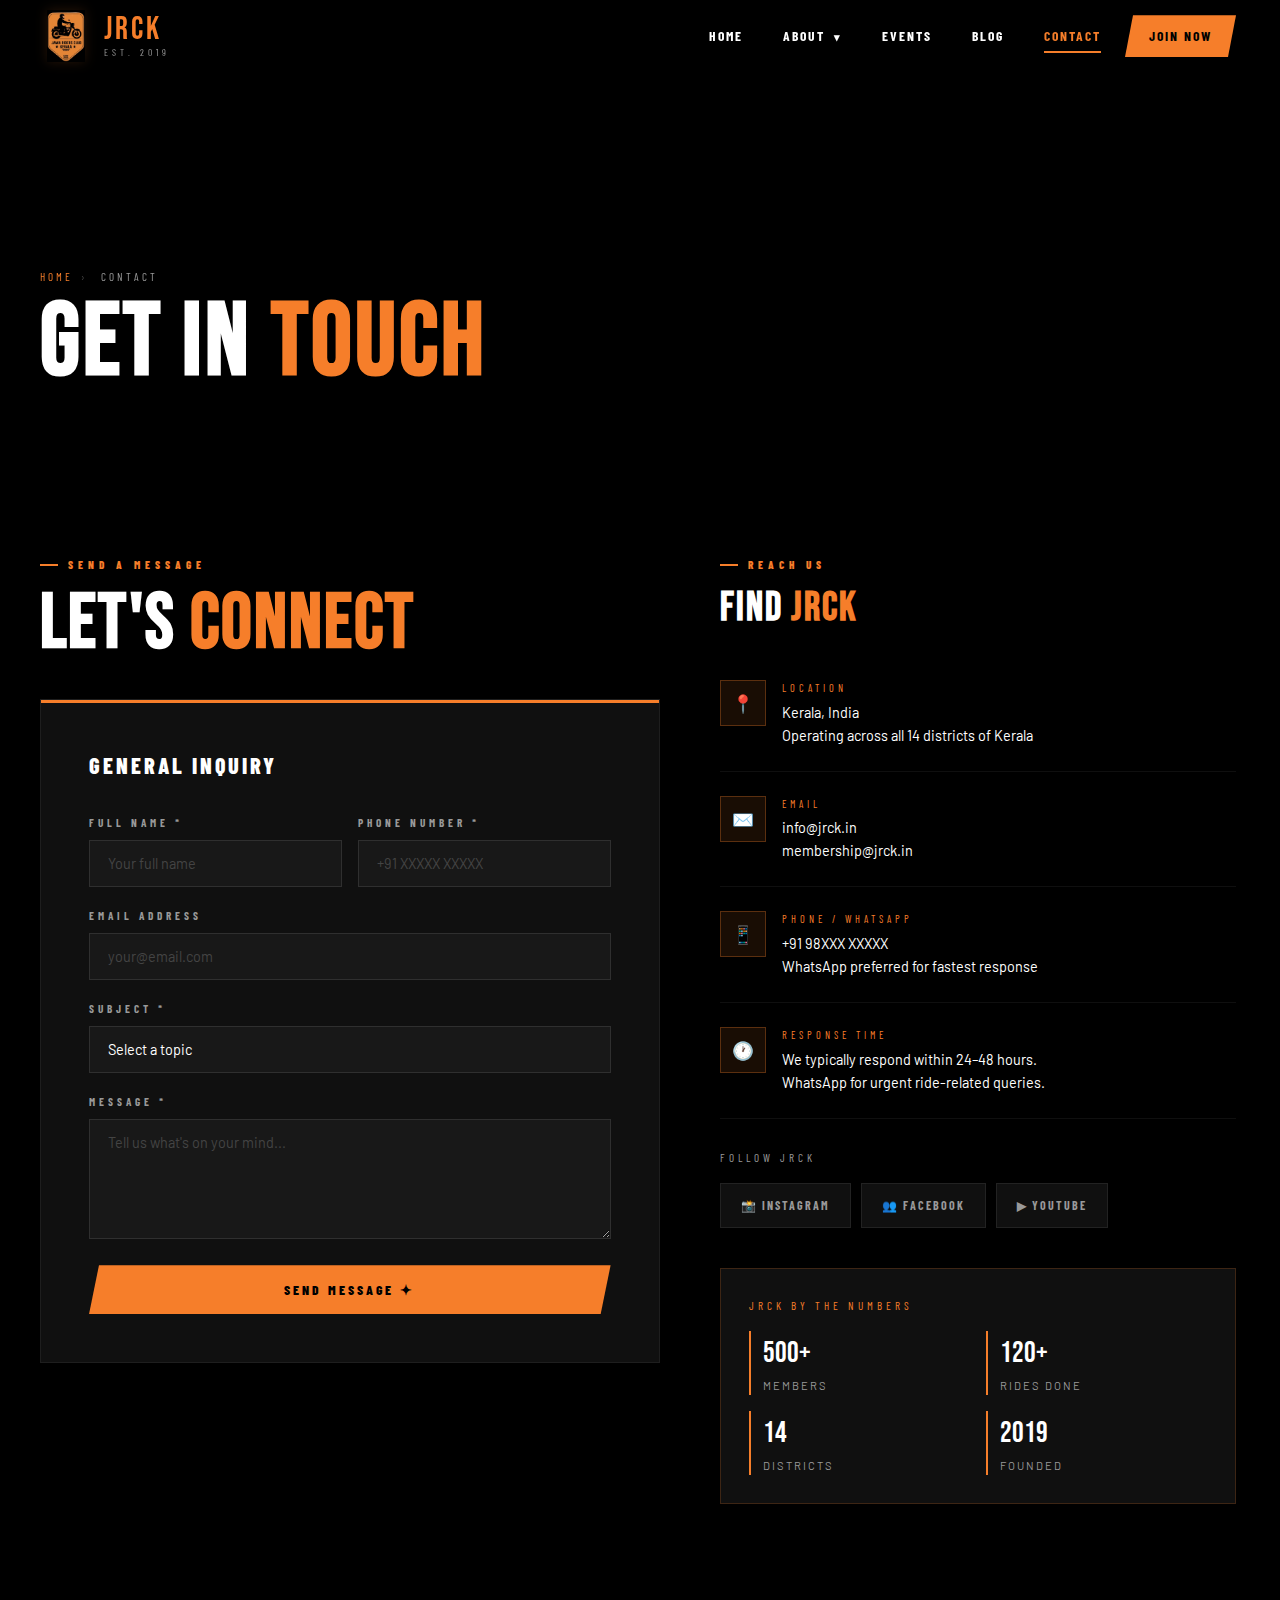
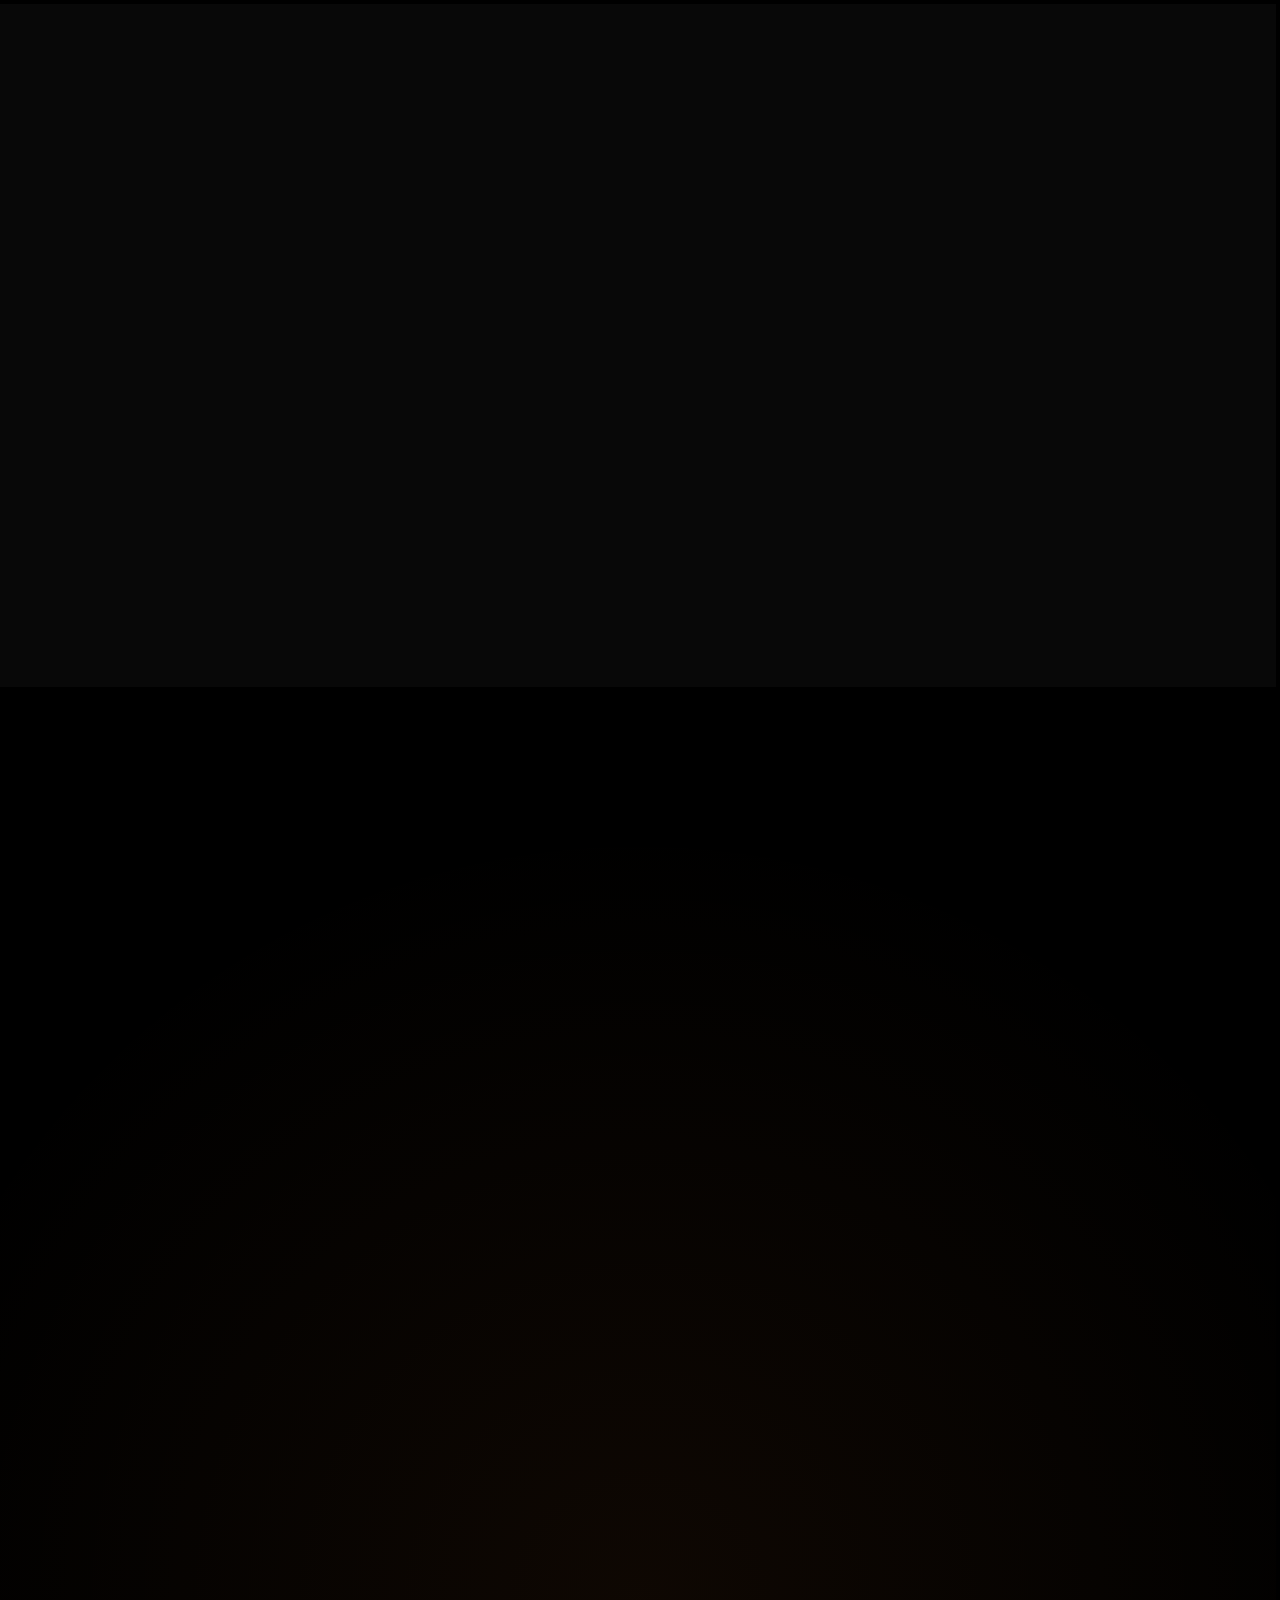
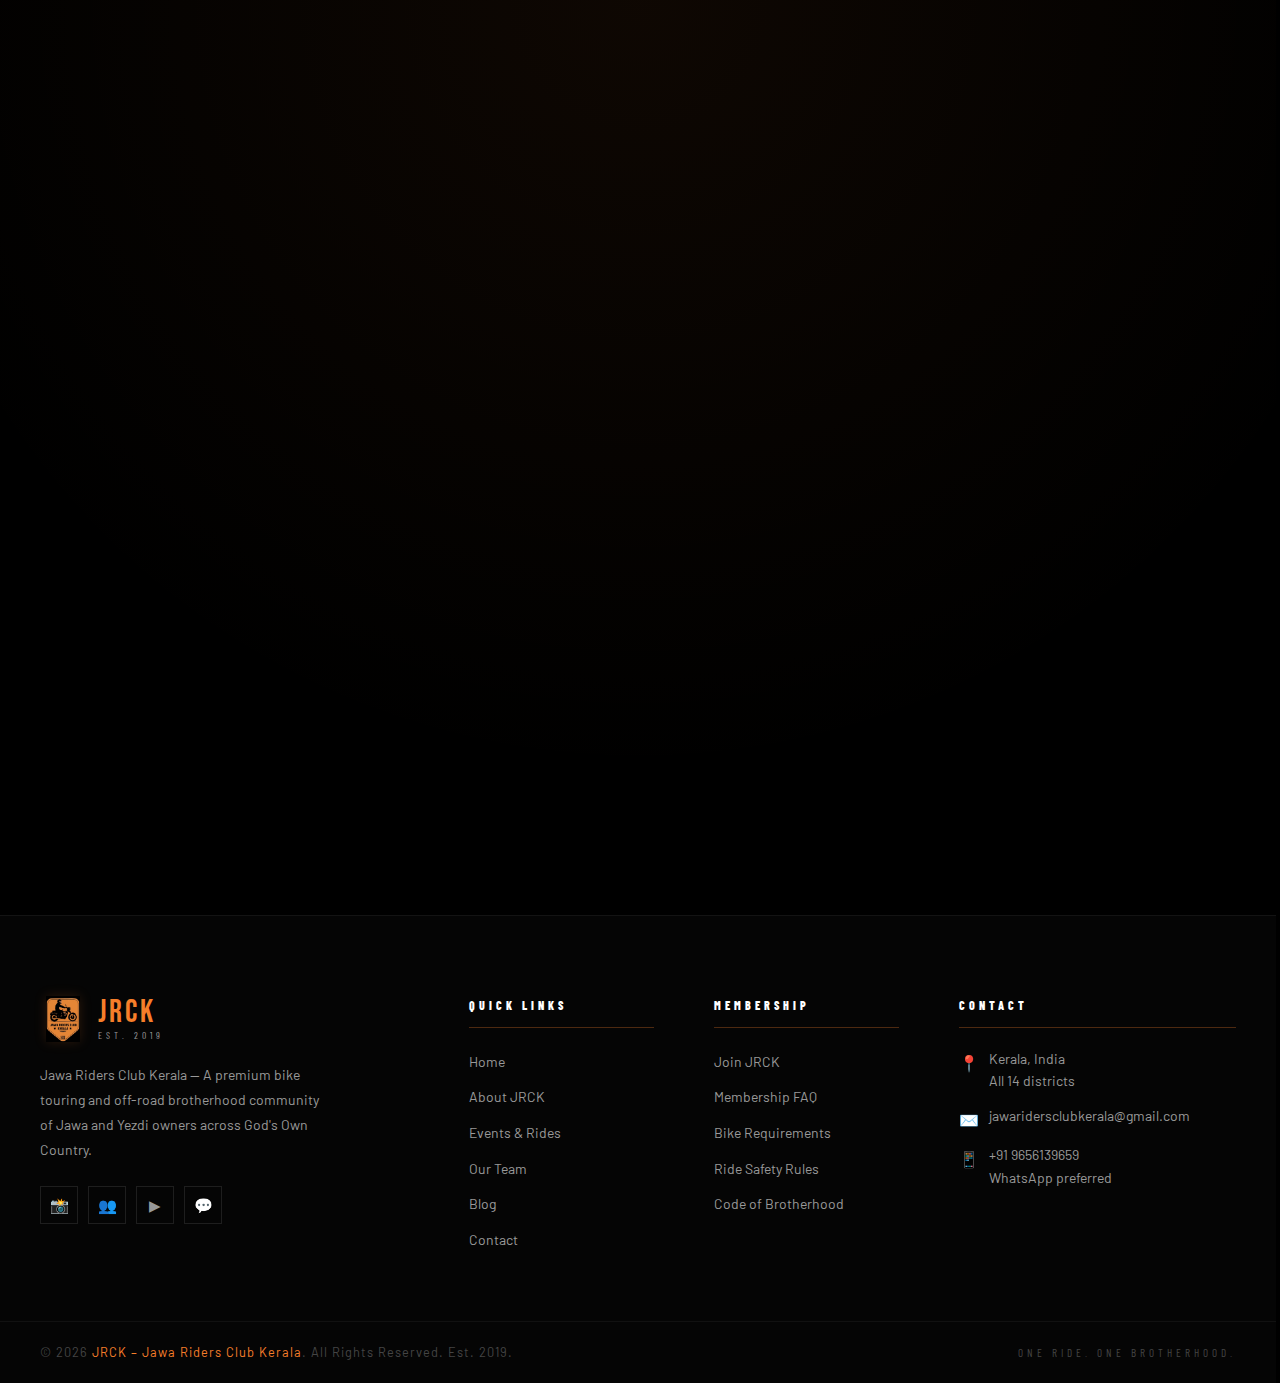
<file: jrck-website/contact.html>
<!DOCTYPE html>
<html lang="en">
<head>
<meta charset="UTF-8">
<meta name="viewport" content="width=device-width, initial-scale=1.0">
<title>Contact & Join – JRCK Kerala</title>
<meta name="description" content="Contact JRCK Kerala, join the brotherhood, or submit a membership inquiry. Reach the Jawa Riders Club Kerala team.">
<link rel="icon" type="image/svg+xml" href="assets/images/logo.png">
<link rel="stylesheet" href="assets/css/style.css">
<link href="https://fonts.googleapis.com/css2?family=Bebas+Neue&family=Barlow+Condensed:wght@300;400;600;700;800;900&family=Barlow:wght@300;400;500;600&display=swap" rel="stylesheet">
</head>
<body>

<!-- HEADER -->
<header id="header">
  <a href="index.html" class="nav-logo">
    <img src="assets/images/logo.png" alt="JRCK Logo" class="logo-svg" style="object-fit:contain;">
    <div><span class="nav-logo-text">JRCK</span><span class="nav-logo-sub">Est. 2019</span></div>
  </a>
  <nav>
    <ul class="nav-links">
      <li><a href="index.html">Home</a></li>
      <li class="dropdown">
        <a href="about.html">About <span class="dropdown-arrow">▾</span></a>
        <ul class="dropdown-menu">
          <li><a href="about.html">About JRCK</a></li>
          <li><a href="events.html">Events & Rides</a></li>
          <li><a href="team.html">Our Team</a></li>
          <li><a href="faq.html">FAQ</a></li>
        </ul>
      </li>
      <li><a href="events.html">Events</a></li>
      <li><a href="blog.html">Blog</a></li>
      <li><a href="contact.html" class="active">Contact</a></li>
      <li><a href="contact.html#membership" class="nav-cta">Join Now</a></li>
    </ul>
  </nav>
  <button class="hamburger" aria-label="Menu"><span></span><span></span><span></span></button>
</header>
<nav class="nav-mobile">
  <a href="index.html">Home</a>
  <a href="about.html">About JRCK</a>
  <a href="events.html" class="mobile-sub">↳ Events & Rides</a>
  <a href="team.html" class="mobile-sub">↳ Our Team</a>
  <a href="faq.html" class="mobile-sub">↳ FAQ</a>
  <a href="blog.html">Blog</a>
  <a href="contact.html">Contact</a>
  <a href="contact.html#membership" style="color:var(--orange);font-weight:800;">⚡ Join the Brotherhood</a>
</nav>

<!-- PAGE HERO -->
<section class="page-hero">
  <div class="page-hero-bg" style="background-image: url('https://images.unsplash.com/photo-1622165033987-5607a316cdae?w=1920&q=80');"></div>
  <div class="page-hero-overlay"></div>
  <div class="container page-hero-content">
    <p class="page-breadcrumb"><a href="index.html">Home</a><span>›</span> Contact</p>
    <h1 class="page-title">Get In <span>Touch</span></h1>
  </div>
</section>

<!-- CONTACT SECTION -->
<section class="contact-section section-pad">
  <div class="container">
    <div class="contact-grid">
      <!-- FORM -->
      <div class="anim-left">
        <span class="label-tag">Send a Message</span>
        <h2 class="section-title" style="margin-bottom:40px;">Let's <span>Connect</span></h2>
        <form class="contact-form jrck-form" novalidate>
          <h3 class="form-title">General Inquiry</h3>
          <div class="form-row">
            <div class="form-group">
              <label for="contact-name">Full Name *</label>
              <input type="text" id="contact-name" name="name" placeholder="Your full name" required>
            </div>
            <div class="form-group">
              <label for="contact-phone">Phone Number *</label>
              <input type="tel" id="contact-phone" name="phone" placeholder="+91 XXXXX XXXXX" required>
            </div>
          </div>
          <div class="form-group">
            <label for="contact-email">Email Address</label>
            <input type="email" id="contact-email" name="email" placeholder="your@email.com">
          </div>
          <div class="form-group">
            <label for="contact-subject">Subject *</label>
            <select id="contact-subject" name="subject" required>
              <option value="" disabled selected>Select a topic</option>
              <option value="general">General Inquiry</option>
              <option value="membership">Membership Information</option>
              <option value="events">Events & Ride Information</option>
              <option value="media">Media & Press</option>
              <option value="sponsor">Sponsorship</option>
              <option value="other">Other</option>
            </select>
          </div>
          <div class="form-group">
            <label for="contact-message">Message *</label>
            <textarea id="contact-message" name="message" rows="5" placeholder="Tell us what's on your mind..." required></textarea>
          </div>
          <button type="submit" class="btn btn-primary" style="width:100%;justify-content:center;">Send Message ✦</button>
        </form>
      </div>

      <!-- CONTACT INFO -->
      <div class="contact-info anim-right">
        <span class="label-tag">Reach Us</span>
        <h2 class="section-title" style="font-size:2.5rem;margin-bottom:30px;">Find <span>JRCK</span></h2>

        <div class="contact-info-item">
          <div class="contact-icon">📍</div>
          <div>
            <p class="contact-detail-label">Location</p>
            <p class="contact-detail-value">Kerala, India<br>Operating across all 14 districts of Kerala</p>
          </div>
        </div>

        <div class="contact-info-item">
          <div class="contact-icon">✉️</div>
          <div>
            <p class="contact-detail-label">Email</p>
            <p class="contact-detail-value">info@jrck.in<br>membership@jrck.in</p>
          </div>
        </div>

        <div class="contact-info-item">
          <div class="contact-icon">📱</div>
          <div>
            <p class="contact-detail-label">Phone / WhatsApp</p>
            <p class="contact-detail-value">+91 98XXX XXXXX<br>WhatsApp preferred for fastest response</p>
          </div>
        </div>

        <div class="contact-info-item">
          <div class="contact-icon">🕐</div>
          <div>
            <p class="contact-detail-label">Response Time</p>
            <p class="contact-detail-value">We typically respond within 24–48 hours.<br>WhatsApp for urgent ride-related queries.</p>
          </div>
        </div>

        <div class="contact-social">
          <p class="contact-social-title">Follow JRCK</p>
          <div class="contact-social-links">
            <a href="https://instagram.com" target="_blank" rel="noopener" class="social-link-big">📸 Instagram</a>
            <a href="https://facebook.com" target="_blank" rel="noopener" class="social-link-big">👥 Facebook</a>
            <a href="https://youtube.com" target="_blank" rel="noopener" class="social-link-big">▶ YouTube</a>
          </div>
        </div>

        <!-- Quick stats box -->
        <div style="margin-top:40px;background:var(--dark2);border:1px solid rgba(246,126,42,0.2);padding:28px;">
          <p style="font-family:var(--font-heading);font-size:0.7rem;letter-spacing:4px;text-transform:uppercase;color:var(--orange);margin-bottom:16px;">JRCK by the Numbers</p>
          <div style="display:grid;grid-template-columns:1fr 1fr;gap:16px;">
            <div style="border-left:2px solid var(--orange);padding-left:12px;">
              <div style="font-family:var(--font-display);font-size:1.8rem;color:var(--white);">500+</div>
              <div style="font-size:0.7rem;color:var(--gray);letter-spacing:2px;text-transform:uppercase;">Members</div>
            </div>
            <div style="border-left:2px solid var(--orange);padding-left:12px;">
              <div style="font-family:var(--font-display);font-size:1.8rem;color:var(--white);">120+</div>
              <div style="font-size:0.7rem;color:var(--gray);letter-spacing:2px;text-transform:uppercase;">Rides Done</div>
            </div>
            <div style="border-left:2px solid var(--orange);padding-left:12px;">
              <div style="font-family:var(--font-display);font-size:1.8rem;color:var(--white);">14</div>
              <div style="font-size:0.7rem;color:var(--gray);letter-spacing:2px;text-transform:uppercase;">Districts</div>
            </div>
            <div style="border-left:2px solid var(--orange);padding-left:12px;">
              <div style="font-family:var(--font-display);font-size:1.8rem;color:var(--white);">2019</div>
              <div style="font-size:0.7rem;color:var(--gray);letter-spacing:2px;text-transform:uppercase;">Founded</div>
            </div>
          </div>
        </div>
      </div>
    </div>
  </div>
</section>

<!-- MAP SECTION -->
<section class="map-section section-pad-sm">
  <div class="container">
    <span class="label-tag anim-fade">Find Us</span>
    <h2 class="section-title anim-fade anim-delay-1">Kerala, <span>India</span></h2>
    <div class="map-wrapper anim-fade anim-delay-2">
      <iframe
        src="https://www.google.com/maps/embed?pb=!1m18!1m12!1m3!1d1007437.5843882553!2d75.56441745000001!3d10.850516!2m3!1f0!2f0!3f0!3m2!1i1024!2i768!4f13.1!3m3!1m2!1s0x3b080d514abec6bf%3A0xbd582caa5f6a3b43!2sKerala!5e0!3m2!1sen!2sin!4v1709000000000"
        width="100%"
        height="400"
        style="border:0;"
        allowfullscreen=""
        loading="lazy"
        referrerpolicy="no-referrer-when-downgrade"
        title="Kerala, India - JRCK Operating Area">
      </iframe>
    </div>
  </div>
</section>

<!-- MEMBERSHIP FORM -->
<section class="membership-section section-pad" id="membership">
  <div class="container">
    <div style="text-align:center;margin-bottom:60px;">
      <span class="label-tag anim-fade">Join the Legend</span>
      <h2 class="section-title anim-fade anim-delay-1">Become a <span>JRCK Member</span></h2>
      <div class="divider-orange center anim-fade anim-delay-2"></div>
      <p class="section-subtitle anim-fade anim-delay-2" style="margin:0 auto;text-align:center;margin-top:16px;">Own a Jawa or Yezdi in Kerala? Fill out the form below and begin your journey with India's most spirited motorcycle brotherhood.</p>
    </div>

    <div class="membership-form anim-fade anim-delay-2">
      <form class="jrck-form" novalidate>
        <h3 class="form-title" style="text-align:center;margin-bottom:36px;font-size:1.6rem;">
          ⚡ Membership Inquiry Form
        </h3>

        <!-- Personal Details -->
        <p style="font-family:var(--font-heading);font-size:0.65rem;letter-spacing:5px;text-transform:uppercase;color:var(--orange);margin-bottom:20px;">Personal Details</p>
        <div class="form-row">
          <div class="form-group">
            <label for="mem-name">Full Name *</label>
            <input type="text" id="mem-name" name="name" placeholder="Your full legal name" required>
          </div>
          <div class="form-group">
            <label for="mem-age">Age *</label>
            <input type="number" id="mem-age" name="age" placeholder="Your age" min="18" max="70" required>
          </div>
        </div>
        <div class="form-row">
          <div class="form-group">
            <label for="mem-phone">WhatsApp Number *</label>
            <input type="tel" id="mem-phone" name="phone" placeholder="+91 XXXXX XXXXX" required>
          </div>
          <div class="form-group">
            <label for="mem-email">Email Address *</label>
            <input type="email" id="mem-email" name="email" placeholder="your@email.com" required>
          </div>
        </div>
        <div class="form-row">
          <div class="form-group">
            <label for="mem-city">City / Town *</label>
            <input type="text" id="mem-city" name="city" placeholder="Your city in Kerala" required>
          </div>
          <div class="form-group">
            <label for="mem-district">District *</label>
            <select id="mem-district" name="district" required>
              <option value="" disabled selected>Select your district</option>
              <option>Thiruvananthapuram</option>
              <option>Kollam</option>
              <option>Pathanamthitta</option>
              <option>Alappuzha</option>
              <option>Kottayam</option>
              <option>Idukki</option>
              <option>Ernakulam</option>
              <option>Thrissur</option>
              <option>Palakkad</option>
              <option>Malappuram</option>
              <option>Kozhikode</option>
              <option>Wayanad</option>
              <option>Kannur</option>
              <option>Kasaragod</option>
            </select>
          </div>
        </div>

        <!-- Bike Details -->
        <p style="font-family:var(--font-heading);font-size:0.65rem;letter-spacing:5px;text-transform:uppercase;color:var(--orange);margin-top:30px;margin-bottom:20px;">Motorcycle Details</p>
        <div class="form-row">
          <div class="form-group">
            <label for="mem-bike">Motorcycle Model *</label>
            <select id="mem-bike" name="bike" required>
              <option value="" disabled selected>Select your bike</option>
              <optgroup label="Jawa Models">
                <option>Jawa 42</option>
                <option>Jawa 42 Bobber</option>
                <option>Jawa 42 FJ</option>
                <option>Jawa Perak</option>
                <option>Jawa 350</option>
              </optgroup>
              <optgroup label="Yezdi Models">
                <option>Yezdi Roadster</option>
                <option>Yezdi Adventure</option>
                <option>Yezdi Scrambler</option>
              </optgroup>
            </select>
          </div>
          <div class="form-group">
            <label for="mem-year">Year of Purchase *</label>
            <select id="mem-year" name="year" required>
              <option value="" disabled selected>Select year</option>
              <option>2025</option>
              <option>2024</option>
              <option>2023</option>
              <option>2022</option>
              <option>2021</option>
              <option>2020</option>
              <option>2019</option>
              <option>2018 or earlier</option>
            </select>
          </div>
        </div>
        <div class="form-group">
          <label for="mem-reg">Registration Number *</label>
          <input type="text" id="mem-reg" name="registration" placeholder="KL XX XX XXXX" required>
        </div>

        <!-- Riding Experience -->
        <p style="font-family:var(--font-heading);font-size:0.65rem;letter-spacing:5px;text-transform:uppercase;color:var(--orange);margin-top:30px;margin-bottom:20px;">Riding Experience</p>
        <div class="form-group">
          <label for="mem-experience">Riding Experience *</label>
          <select id="mem-experience" name="experience" required>
            <option value="" disabled selected>Select experience level</option>
            <option>Less than 1 year</option>
            <option>1–3 years</option>
            <option>3–5 years</option>
            <option>5–10 years</option>
            <option>10+ years</option>
          </select>
        </div>
        <div class="form-group">
          <label for="mem-types">Preferred Ride Types (select all that apply)</label>
          <div style="display:grid;grid-template-columns:repeat(2,1fr);gap:8px;margin-top:8px;">
            <label style="display:flex;gap:10px;align-items:center;font-size:0.875rem;color:var(--gray);cursor:pointer;letter-spacing:normal;text-transform:none;margin-bottom:0;">
              <input type="checkbox" name="ride_type" value="touring" style="accent-color:var(--orange);width:16px;height:16px;"> Touring Rides
            </label>
            <label style="display:flex;gap:10px;align-items:center;font-size:0.875rem;color:var(--gray);cursor:pointer;letter-spacing:normal;text-transform:none;margin-bottom:0;">
              <input type="checkbox" name="ride_type" value="offroad" style="accent-color:var(--orange);width:16px;height:16px;"> Off-Road Adventures
            </label>
            <label style="display:flex;gap:10px;align-items:center;font-size:0.875rem;color:var(--gray);cursor:pointer;letter-spacing:normal;text-transform:none;margin-bottom:0;">
              <input type="checkbox" name="ride_type" value="night" style="accent-color:var(--orange);width:16px;height:16px;"> Night Rides
            </label>
            <label style="display:flex;gap:10px;align-items:center;font-size:0.875rem;color:var(--gray);cursor:pointer;letter-spacing:normal;text-transform:none;margin-bottom:0;">
              <input type="checkbox" name="ride_type" value="charity" style="accent-color:var(--orange);width:16px;height:16px;"> Charity Rides
            </label>
          </div>
        </div>
        <div class="form-group">
          <label for="mem-message">Why do you want to join JRCK?</label>
          <textarea id="mem-message" name="message" rows="4" placeholder="Tell us about your passion for riding and why JRCK is the right brotherhood for you..."></textarea>
        </div>
        <div style="margin-bottom:24px;">
          <label style="display:flex;gap:12px;align-items:flex-start;font-size:0.875rem;color:var(--gray);cursor:pointer;letter-spacing:normal;text-transform:none;margin-bottom:0;">
            <input type="checkbox" required style="accent-color:var(--orange);width:16px;height:16px;margin-top:2px;flex-shrink:0;">
            <span>I confirm that I own a Jawa or Yezdi motorcycle registered in my name in Kerala, and I agree to abide by the JRCK Code of Brotherhood if accepted as a member. *</span>
          </label>
        </div>
        <button type="submit" class="btn btn-primary" style="width:100%;justify-content:center;font-size:1rem;padding:20px;">
          ⚡ Submit Membership Application
        </button>
        <p style="font-size:0.8rem;color:var(--gray-dark);text-align:center;margin-top:16px;">A core committee member will contact you within 48 hours of submission.</p>
      </form>
    </div>
  </div>
</section>

<!-- FOOTER -->
<footer>
  <div class="footer-top">
    <div class="container">
      <div class="footer-grid">
        <div class="footer-brand">
          <a href="index.html" class="nav-logo">
            <img src="assets/images/logo.png" alt="JRCK Logo" class="logo-svg" style="object-fit:contain;">
            <div><span class="nav-logo-text">JRCK</span><span class="nav-logo-sub">Est. 2019</span></div>
          </a>
          <p class="footer-desc">Jawa Riders Club Kerala — A premium bike touring and off-road brotherhood community of Jawa and Yezdi owners across God's Own Country.</p>
          <div class="footer-social">
            <a href="https://instagram.com" target="_blank" rel="noopener" class="social-btn" aria-label="Instagram">📸</a>
            <a href="https://facebook.com" target="_blank" rel="noopener" class="social-btn" aria-label="Facebook">👥</a>
            <a href="https://youtube.com" target="_blank" rel="noopener" class="social-btn" aria-label="YouTube">▶</a>
            <a href="https://wa.me" target="_blank" rel="noopener" class="social-btn" aria-label="WhatsApp">💬</a>
          </div>
        </div>
        <div>
          <h4 class="footer-heading">Quick Links</h4>
          <ul class="footer-links">
            <li><a href="index.html">Home</a></li>
            <li><a href="about.html">About JRCK</a></li>
            <li><a href="events.html">Events & Rides</a></li>
            <li><a href="team.html">Our Team</a></li>
            <li><a href="blog.html">Blog</a></li>
            <li><a href="contact.html">Contact</a></li>
          </ul>
        </div>
        <div>
          <h4 class="footer-heading">Membership</h4>
          <ul class="footer-links">
            <li><a href="contact.html#membership">Join JRCK</a></li>
            <li><a href="faq.html">Membership FAQ</a></li>
            <li><a href="faq.html">Bike Requirements</a></li>
            <li><a href="faq.html">Ride Safety Rules</a></li>
            <li><a href="faq.html">Code of Brotherhood</a></li>
          </ul>
        </div>
        <div>
          <h4 class="footer-heading">Contact</h4>
          <div class="footer-contact-item">
            <span class="icon">📍</span>
            <span>Kerala, India<br>All 14 districts</span>
          </div>
          <div class="footer-contact-item">
            <span class="icon">✉️</span>
            <span>jawaridersclubkerala@gmail.com</span>
          </div>
          <div class="footer-contact-item">
            <span class="icon">📱</span>
            <span>+91 9656139659<br>WhatsApp preferred</span>
          </div>
        </div>
      </div>
    </div>
  </div>
  <div class="footer-bottom">
    <div class="container">
      <div class="footer-bottom-inner">
        <p class="footer-copy">© 2026 <span>JRCK – Jawa Riders Club Kerala</span>. All Rights Reserved. Est. 2019.</p>
        <p class="footer-tagline">One Ride. One Brotherhood.</p>
      </div>
    </div>
  </div>
</footer>

<script src="assets/js/script.js"></script>
</body>
</html>
</file>
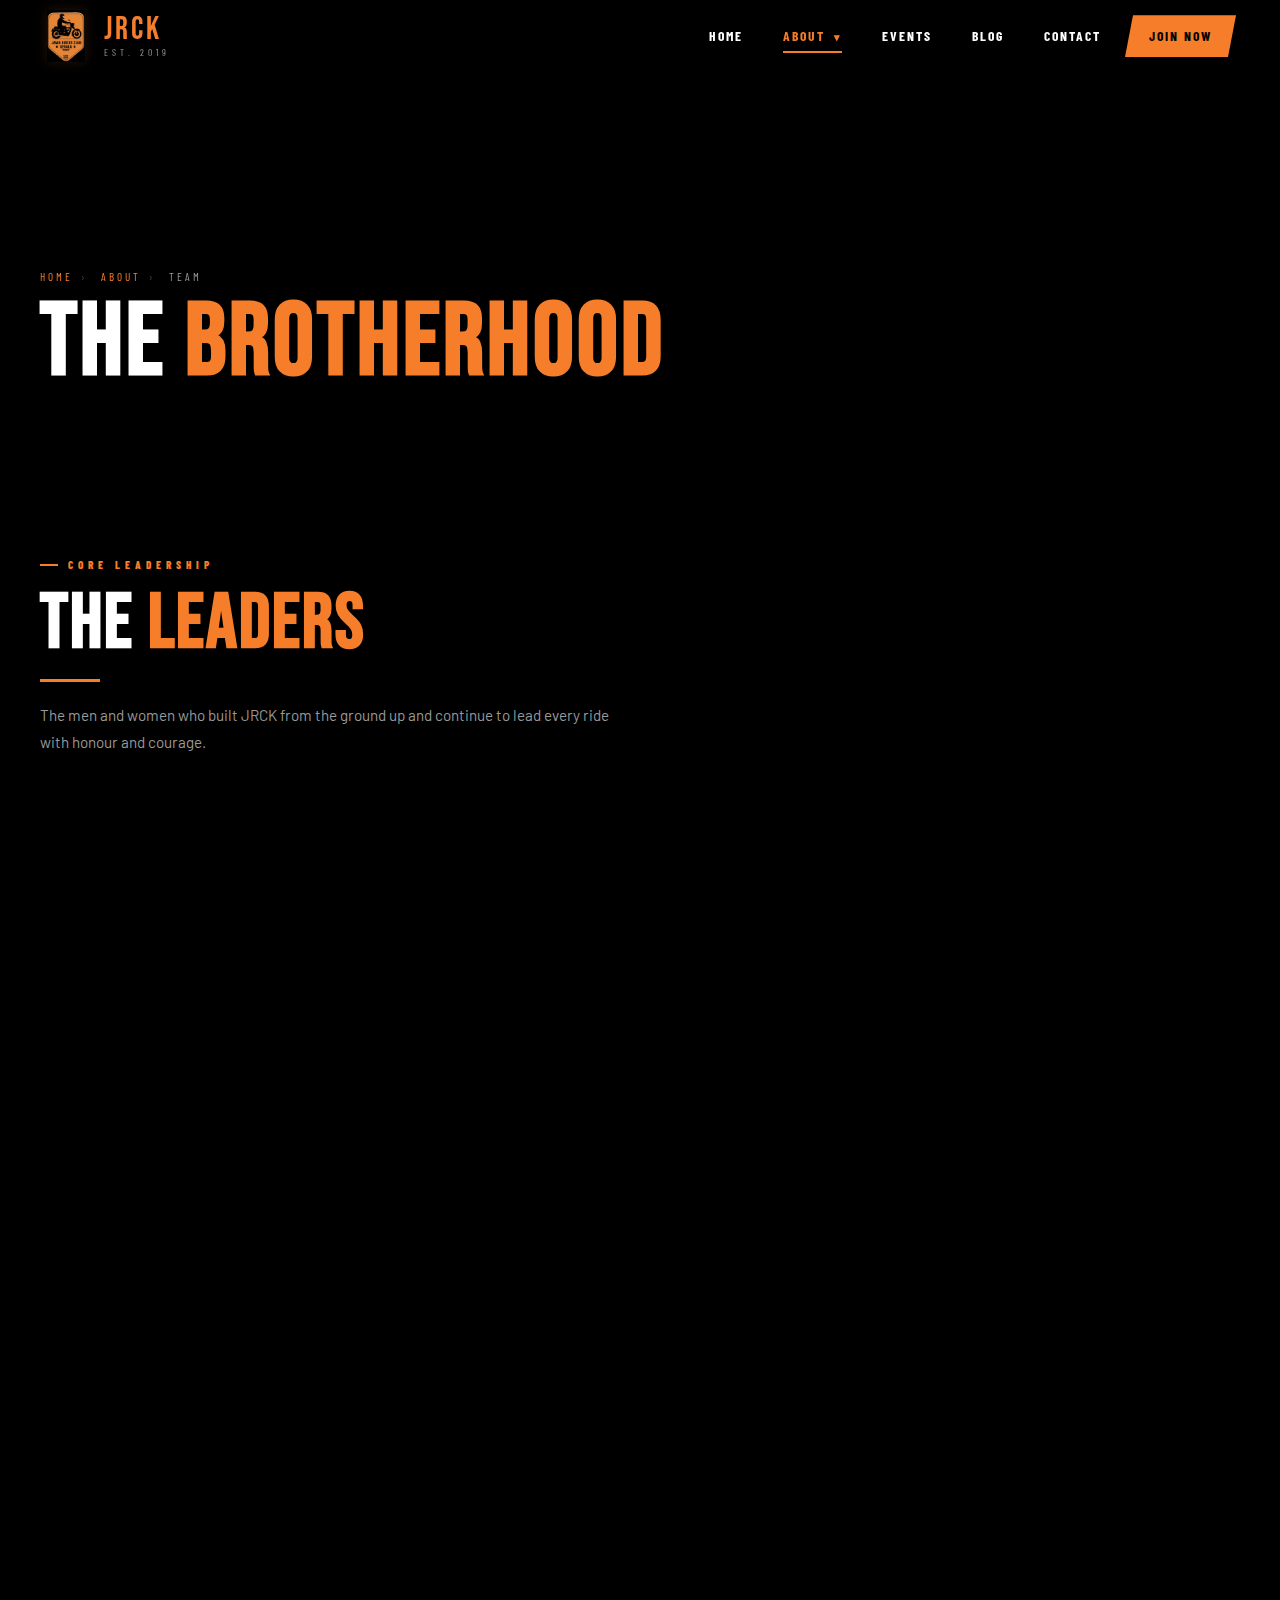
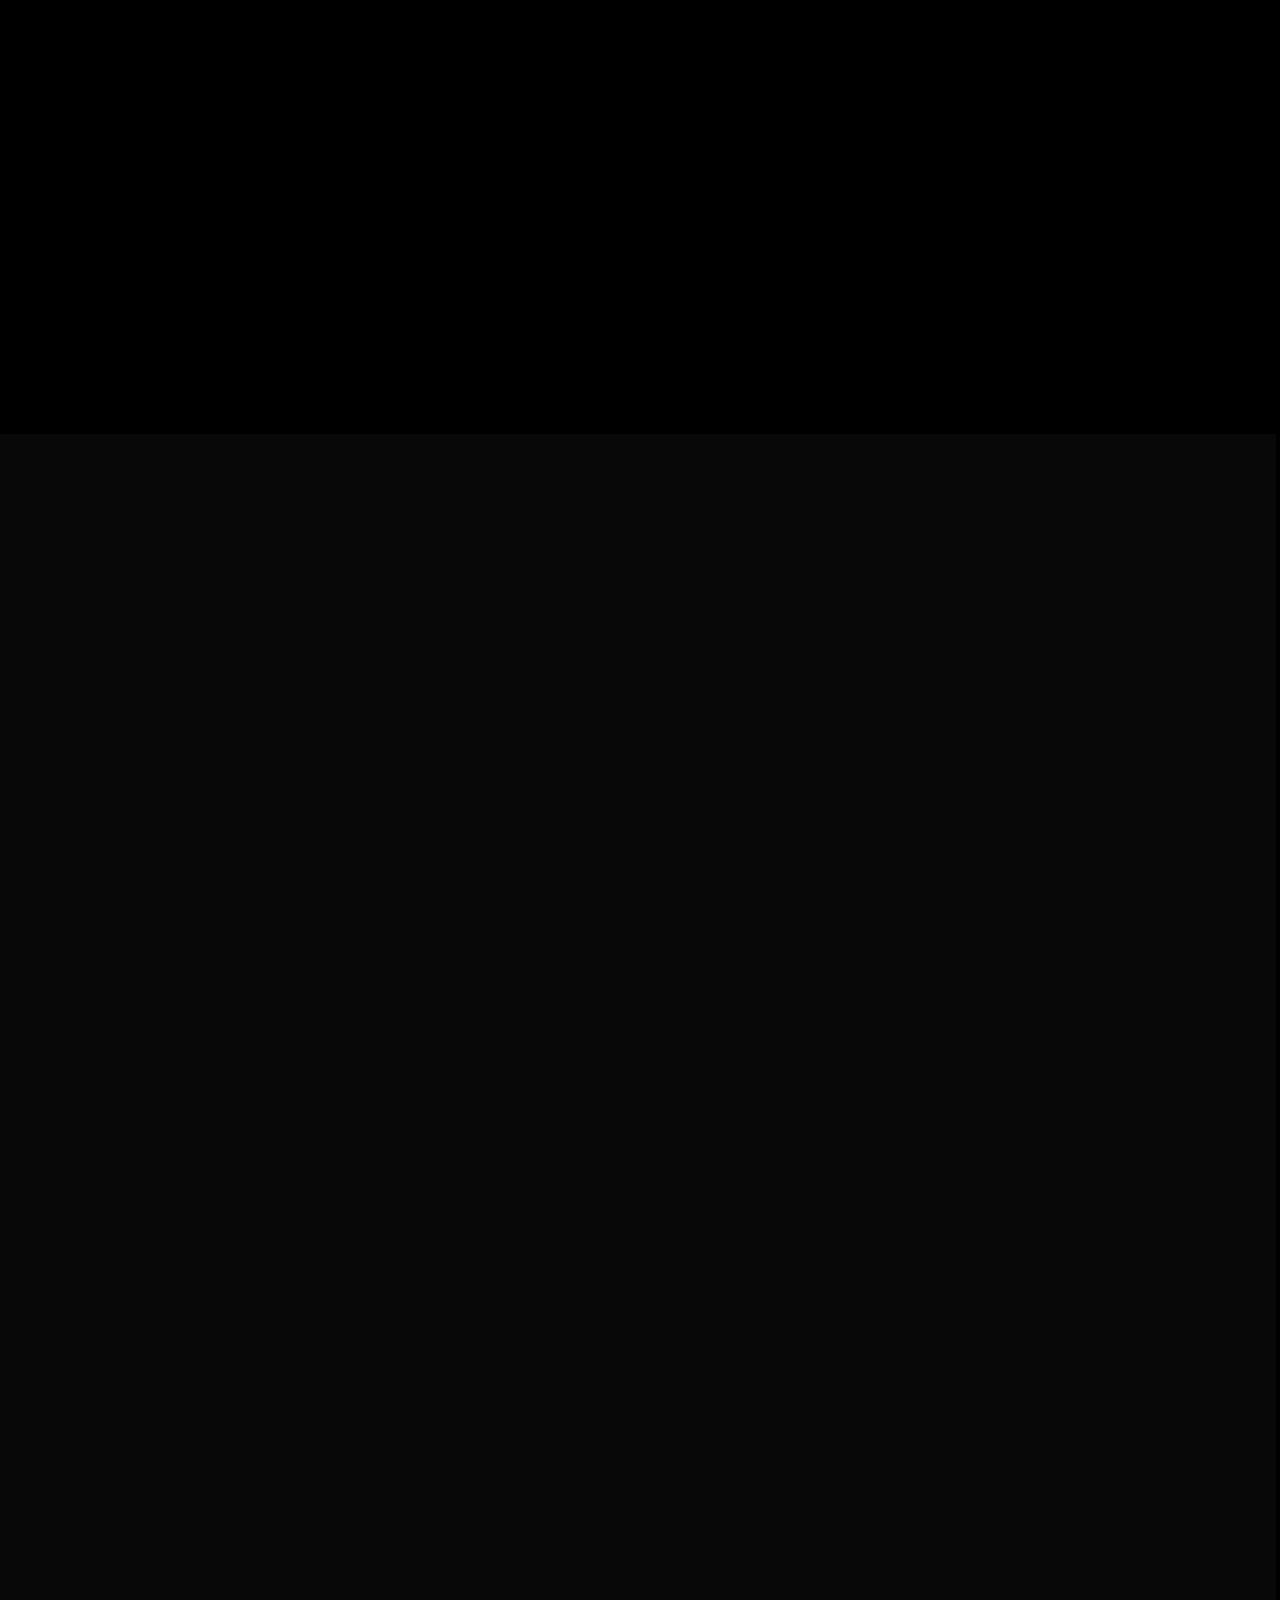
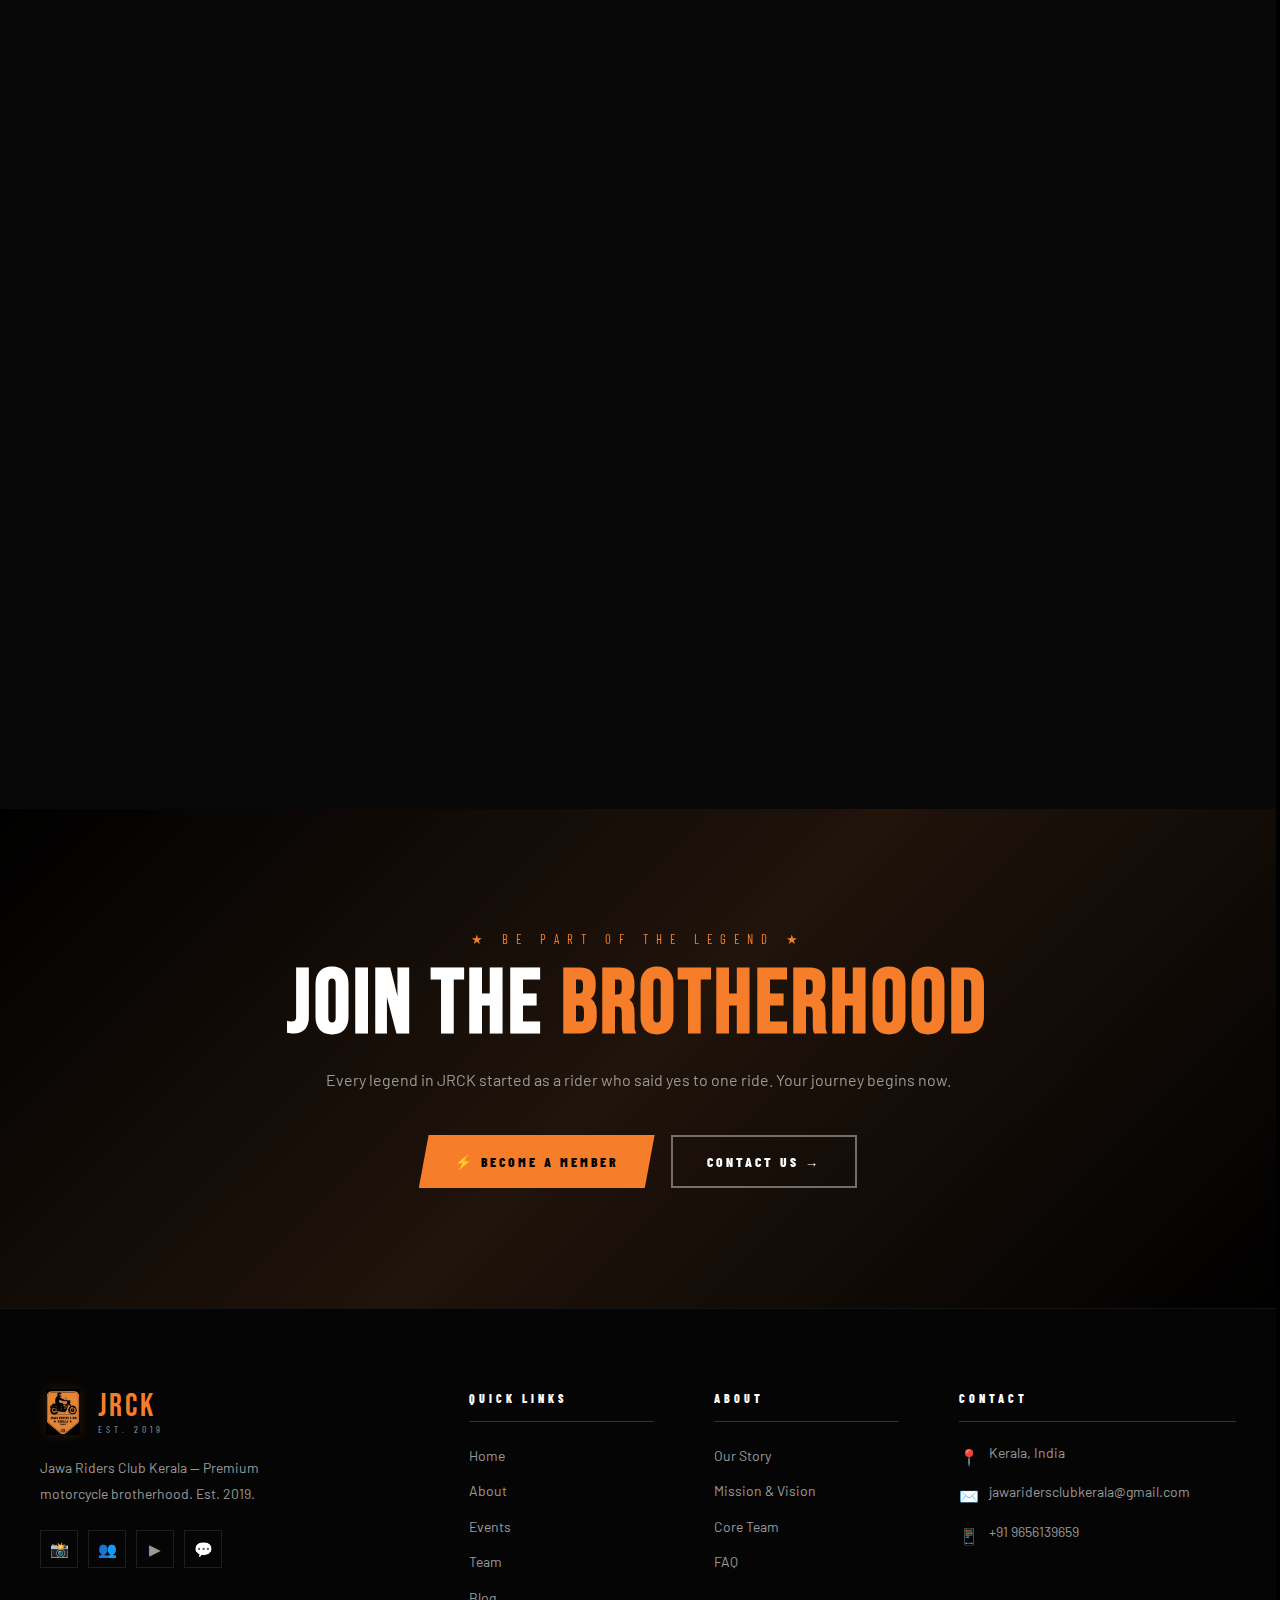
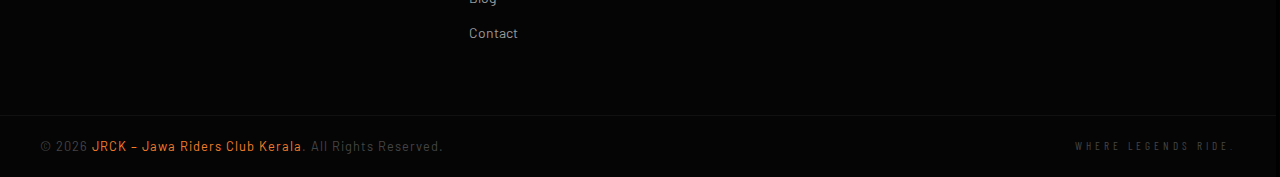
<file: jrck-website/team.html>
<!DOCTYPE html>
<html lang="en">
<head>
<meta charset="UTF-8">
<meta name="viewport" content="width=device-width, initial-scale=1.0">
<title>Our Team – JRCK Kerala</title>
<meta name="description" content="Meet the core committee, president, captain, and ride coordinators of JRCK – Jawa Riders Club Kerala.">
<link rel="icon" type="image/svg+xml" href="assets/images/logo.png">
<link rel="stylesheet" href="assets/css/style.css">
<link href="https://fonts.googleapis.com/css2?family=Bebas+Neue&family=Barlow+Condensed:wght@300;400;600;700;800;900&family=Barlow:wght@300;400;500;600&display=swap" rel="stylesheet">
</head>
<body>

<!-- HEADER -->
<header id="header">
  <a href="index.html" class="nav-logo">
    <img src="assets/images/logo.png" alt="JRCK Logo" class="logo-svg" style="object-fit:contain;">
    <div><span class="nav-logo-text">JRCK</span><span class="nav-logo-sub">Est. 2019</span></div>
  </a>
  <nav>
    <ul class="nav-links">
      <li><a href="index.html">Home</a></li>
      <li class="dropdown">
        <a href="about.html" class="active">About <span class="dropdown-arrow">▾</span></a>
        <ul class="dropdown-menu">
          <li><a href="about.html">About JRCK</a></li>
          <li><a href="events.html">Events & Rides</a></li>
          <li><a href="team.html">Our Team</a></li>
          <li><a href="faq.html">FAQ</a></li>
        </ul>
      </li>
      <li><a href="events.html">Events</a></li>
      <li><a href="blog.html">Blog</a></li>
      <li><a href="contact.html">Contact</a></li>
      <li><a href="contact.html#membership" class="nav-cta">Join Now</a></li>
    </ul>
  </nav>
  <button class="hamburger" aria-label="Menu"><span></span><span></span><span></span></button>
</header>
<nav class="nav-mobile">
  <a href="index.html">Home</a>
  <a href="about.html">About JRCK</a>
  <a href="events.html" class="mobile-sub">↳ Events & Rides</a>
  <a href="team.html" class="mobile-sub">↳ Our Team</a>
  <a href="faq.html" class="mobile-sub">↳ FAQ</a>
  <a href="blog.html">Blog</a>
  <a href="contact.html">Contact</a>
  <a href="contact.html#membership" style="color:var(--orange);font-weight:800;">⚡ Join the Brotherhood</a>
</nav>

<!-- PAGE HERO -->
<section class="page-hero">
  <div class="page-hero-bg" style="background-image: url('https://images.unsplash.com/photo-1558618666-fcd25c85cd64?w=1920&q=80');"></div>
  <div class="page-hero-overlay"></div>
  <div class="container page-hero-content">
    <p class="page-breadcrumb"><a href="index.html">Home</a><span>›</span> <a href="about.html">About</a><span>›</span> Team</p>
    <h1 class="page-title">The <span>Brotherhood</span></h1>
  </div>
</section>

<!-- LEADERSHIP -->
<section class="section-pad" style="background:var(--black);">
  <div class="container">
    <span class="label-tag anim-fade">Core Leadership</span>
    <h2 class="section-title anim-fade anim-delay-1">The <span>Leaders</span></h2>
    <div class="divider-orange anim-fade anim-delay-2"></div>
    <p style="font-size:0.95rem;color:var(--gray);line-height:1.8;margin-top:12px;margin-bottom:50px;max-width:600px;" class="anim-fade anim-delay-2">The men and women who built JRCK from the ground up and continue to lead every ride with honour and courage.</p>

    <!-- President -->
    <div class="team-leader-section">
      <div class="team-leader-card anim-fade">
        <div class="team-leader-img">
          <div style="width:100%;height:100%;background:linear-gradient(135deg,#1a0a00,#2d1500);display:flex;align-items:center;justify-content:center;">
            <div style="text-align:center;">
              <div style="font-family:var(--font-display);font-size:6rem;color:var(--orange);opacity:0.3;line-height:1;">K</div>
              <p style="font-family:var(--font-heading);font-size:0.65rem;letter-spacing:4px;color:var(--gray);text-transform:uppercase;">President</p>
            </div>
          </div>
        </div>
        <div class="team-leader-body">
          <span class="label-tag">President · Ride Head</span>
          <h2 style="font-family:var(--font-display);font-size:3rem;color:var(--white);letter-spacing:2px;margin:8px 0;">Krishnachandran Menon</h2>
          <div class="divider-orange"></div>
          <p style="font-size:0.95rem;color:var(--gray);line-height:1.8;margin-top:16px;margin-bottom:24px;">
            The President of JRCK. Krishnachandran is the driving force behind JRCK, leading the club’s rides and overall development with passion and dedication. As President, he personally oversees and leads major rides, ensuring every event reflects the true spirit of brotherhood and unity among Jawa riders in Kerala. With over 80,000 km clocked on his Jawa 42, he plays a key role in strengthening the club’s culture, expanding its vision, and continuously improving JRCK for its members.
          </p>
          <div style="display:flex;gap:24px;margin-bottom:24px;">
            <div style="border-left:2px solid var(--orange);padding-left:14px;">
              <div style="font-family:var(--font-display);font-size:1.8rem;color:var(--orange);">80K+</div>
              <div style="font-family:var(--font-heading);font-size:0.65rem;letter-spacing:3px;color:var(--gray);text-transform:uppercase;">KM Ridden</div>
            </div>
            <div style="border-left:2px solid var(--orange);padding-left:14px;">
              <div style="font-family:var(--font-display);font-size:1.8rem;color:var(--orange);">100+</div>
              <div style="font-family:var(--font-heading);font-size:0.65rem;letter-spacing:3px;color:var(--gray);text-transform:uppercase;">Rides Led</div>
            </div>
            <div style="border-left:2px solid var(--orange);padding-left:14px;">
              <div style="font-family:var(--font-display);font-size:1.8rem;color:var(--orange);">2019</div>
              <div style="font-family:var(--font-heading);font-size:0.65rem;letter-spacing:3px;color:var(--gray);text-transform:uppercase;">Founded JRCK</div>
            </div>
          </div>
          <p style="font-family:var(--font-heading);font-size:0.75rem;letter-spacing:3px;text-transform:uppercase;color:var(--orange);">🏍️ Yezdi Adventure · Palakkad</p>
        </div>
      </div>
    </div>

    <!-- Vice President + Captain row -->
    <div style="display:grid;grid-template-columns:1fr 1fr;gap:24px;margin-bottom:50px;">
      <div class="team-leader-card anim-left" style="display:grid;grid-template-columns:220px 1fr;">
        <div class="team-leader-img" style="height:280px;">
          <div style="width:100%;height:100%;background:linear-gradient(135deg,#0d1a00,#1a2d00);display:flex;align-items:center;justify-content:center;">
            <div style="font-family:var(--font-display);font-size:5rem;color:var(--orange);opacity:0.3;">G</div>
          </div>
        </div>
        <div class="team-leader-body" style="padding:30px 30px;">
          <span class="label-tag" style="font-size:0.6rem;">Secretary</span>
          <h3 style="font-family:var(--font-display);font-size:2rem;color:var(--white);letter-spacing:2px;margin:4px 0;">Gokul Krishnan</h3>
          <div class="divider-orange"></div>
          <p style="font-size:0.85rem;color:var(--gray);line-height:1.7;margin-top:12px;">The Strategic Mind of JRCK.
Gokul manages club operations, membership growth, and inter-district coordination, ensuring the smooth functioning and steady expansion of JRCK. A proud Jawa 42 owner, he is passionate about touring and long highway rides, strongly advocating riding discipline and safety. His focus on structured rides, responsible riding culture, and safety awareness plays a vital role in shaping JRCK’s professional and united identity across Kerala.</p>
          <p style="font-family:var(--font-heading);font-size:0.65rem;letter-spacing:3px;text-transform:uppercase;color:var(--orange);margin-top:12px;">🏍️ Jawa 42 · Malapuram</p>
        </div>
      </div>

      <div class="team-leader-card anim-right" style="display:grid;grid-template-columns:220px 1fr;">
        <div class="team-leader-img" style="height:280px;">
          <div style="width:100%;height:100%;background:linear-gradient(135deg,#1a0000,#2d0d00);display:flex;align-items:center;justify-content:center;">
            <div style="font-family:var(--font-display);font-size:5rem;color:var(--orange);opacity:0.3;">S</div>
          </div>
        </div>
        <div class="team-leader-body" style="padding:30px 30px;">
          <span class="label-tag" style="font-size:0.6rem;">Treasurer</span>
          <h3 style="font-family:var(--font-display);font-size:2rem;color:var(--white);letter-spacing:2px;margin:4px 0;">Samjith</h3>
          <div class="divider-orange"></div>
          <p style="font-size:0.85rem;color:var(--gray);line-height:1.7;margin-top:12px;">Kerala's most experienced ride captain. Samjith plans every route with military precision, ensuring all rides are safe, scenic, and unforgettable. His Jawa 42 has crossed every mountain pass in Kerala.</p>
          <p style="font-family:var(--font-heading);font-size:0.65rem;letter-spacing:3px;text-transform:uppercase;color:var(--orange);margin-top:12px;">🏍️ Jawa 42 · Kochi</p>
        </div>
      </div>
    </div>
  </div>
</section>

<!-- CORE COMMITTEE -->
<section class="section-pad" style="background:var(--dark);">
  <div class="container">
    <span class="label-tag anim-fade">Core Committee</span>
    <h2 class="section-title anim-fade anim-delay-1">Ride <span>Coordinators</span></h2>
    <div class="team-grid">

      <div class="team-card anim-fade">
        <div class="team-img">
          <div class="team-img-placeholder">F</div>
          <div class="team-role-tag"><span class="team-role">North Kerala Coordinator</span></div>
        </div>
        <div class="team-info">
          <h3 class="team-name">Febin</h3>
          <p class="team-bio">Heads the Malabar district operations, organizing rides across T, Kozhikode, and Kannur. Jawa 42 owner with a passion for coastal touring routes.</p>
          <p class="team-bike">🏍️ <span>Jawa 42</span> · Kannur</p>
        </div>
      </div>

      <div class="team-card anim-fade anim-delay-1">
        <div class="team-img">
          <div class="team-img-placeholder">S</div>
          <div class="team-role-tag"><span class="team-role">Central Kerala Coordinator</span></div>
        </div>
        <div class="team-info">
          <h3 class="team-name">Sreenadh Menon</h3>
          <p class="team-bio">Manages Thrissur and Ernakulam chapters. Vipin is also the club's chief photographer, capturing the best moments from every JRCK ride for posterity.</p>
          <p class="team-bike">🏍️ <span>Jawa 42</span> · Trissur</p>
        </div>
      </div>

      <div class="team-card anim-fade anim-delay-2">
        <div class="team-img">
          <div class="team-img-placeholder">V</div>
          <div class="team-role-tag"><span class="team-role">South Kerala Coordinator</span></div>
        </div>
        <div class="team-info">
          <h3 class="team-name">Vysagan</h3>
          <p class="team-bio">Leads the Trivandrum, Kollam, and Pathanamthitta chapters. An off-road specialist who has designed some of JRCK's most challenging trail routes in South Kerala.</p>
          <p class="team-bike">🏍️ <span>Jawa 42</span> · Trivandrum</p>
        </div>
      </div>

      <div class="team-card anim-fade anim-delay-3">
        <div class="team-img">
          <div class="team-img-placeholder">S</div>
          <div class="team-role-tag"><span class="team-role">Social Media & PR</span></div>
        </div>
        <div class="team-info">
          <h3 class="team-name">Shyam</h3>
          <p class="team-bio">JRCK's voice on social media. Shyam manages the club's Instagram, Facebook, and YouTube presence, creating content that inspires thousands of Kerala riders every week.</p>
          <p class="team-bike">🏍️ <span>Jawa 42 2.0</span> · Trissur</p>
        </div>
      </div>

      <div class="team-card anim-fade">
        <div class="team-img">
          <div class="team-img-placeholder">A</div>
          <div class="team-role-tag"><span class="team-role">Technical Support</span></div>
        </div>
        <div class="team-info">
          <h3 class="team-name">Aneesh</h3>
          <p class="team-bio">A certified motorcycle technician and Jawa enthusiast, Aneesh runs JRCK's technical workshops and maintains the club's bike service network across the state.</p>
          <p class="team-bike">🏍️ <span>Yezdi Adventure</span> · Palakkad</p>
        </div>
      </div>
	  <div class="team-card anim-fade">
        <div class="team-img">
          <div class="team-img-placeholder">R</div>
          <div class="team-role-tag"><span class="team-role">Technical Support</span></div>
        </div>
        <div class="team-info">
          <h3 class="team-name">Rito</h3>
          <p class="team-bio">A certified motorcycle technician and Jawa enthusiast, Rito runs JRCK's technical workshops and maintains the club's bike service network across the state.</p>
          <p class="team-bike">🏍️ <span>Yezdi Adventure</span> · Palakkad</p>
        </div>
      </div>
	
      <div class="team-card anim-fade anim-delay-1">
        <div class="team-img">
          <div class="team-img-placeholder">B</div>
          <div class="team-role-tag"><span class="team-role">Safety Officer</span></div>
        </div>
        <div class="team-info">
          <h3 class="team-name">Bibi</h3>
          <p class="team-bio">A first-aid trained safety marshal who leads ride briefings and ensures every JRCK event follows the highest safety protocols. His watchful eye has made our rides accident-free.</p>
          <p class="team-bike">🏍️ <span>Jawa 42</span> · Thrissur</p>
        </div>
      </div>

      <div class="team-card anim-fade anim-delay-2">
        <div class="team-img">
          <div class="team-img-placeholder">G</div>
          <div class="team-role-tag"><span class="team-role">Event Coordinator</span></div>
        </div>
        <div class="team-info">
          <h3 class="team-name">Gokul DQ</h3>
          <p class="team-bio">The logistics master behind every smooth JRCK event. From fuel stops to accommodation bookings, Gokul DQ ensures no detail is overlooked on any ride.</p>
          <p class="team-bike">🏍️ <span>Jawa 42</span> · Trissur</p>
        </div>
      </div>
		<div class="team-card anim-fade anim-delay-4">
		  <div class="team-img">
			<div class="team-img-placeholder">A</div>
			<div class="team-role-tag"><span class="team-role">Route Strategist</span></div>
		  </div>
		  <div class="team-info">
			<h3 class="team-name">Aromal</h3>
			<p class="team-bio">The planner behind every scenic stretch and thrilling curve. Aromal carefully maps routes, identifies key pit stops, and ensures each ride delivers both adventure and comfort.</p>
			<p class="team-bike">🏍️ <span>Jawa 42</span> · Kochi</p>
		  </div>
		</div>
		<div class="team-card anim-fade anim-delay-3">
		  <div class="team-img">
			<div class="team-img-placeholder">V</div>
			<div class="team-role-tag"><span class="team-role">Road Marshal</span></div>
		  </div>
		  <div class="team-info">
			<h3 class="team-name">Vishnu MC</h3>
			<p class="team-bio">The steady presence on every ride, ensuring formation discipline and rider safety. Vishnu keeps the group aligned, communicates signals clearly, and makes sure every journey stays smooth and secure.</p>
			<p class="team-bike">🏍️ <span>Jawa 42</span> · Kochi</p>
		  </div>
		</div>
      <div class="team-card anim-fade anim-delay-3">
        <div class="team-img">
          <div class="team-img-placeholder">R</div>
          <div class="team-role-tag"><span class="team-role">Community Head</span></div>
        </div>
        <div class="team-info">
          <h3 class="team-name">Rinu</h3>
          <p class="team-bio">Rinu is a passionate world traveler who lives for the thrill of the open road. Riding with Mint, he explores new landscapes, cultures, and experiences across the globe. For him, every journey is more than just a ride — it’s a story, an adventure, and a way to connect with the world one mile at a time.</p>
          <p class="team-bike">🏍️ <span>Yezdi Adventure</span> · Kochi</p>
        </div>
      </div>
	  <div class="team-card anim-fade anim-delay-5">
		  <div class="team-img">
			<div class="team-img-placeholder">A</div>
			<div class="team-role-tag"><span class="team-role">Ride Entertainer</span></div>
		  </div>
		  <div class="team-info">
			<h3 class="team-name">Akhildev</h3>
			<p class="team-bio">The energy booster of every ride. Akhildev keeps the spirit high with laughter, stories, and nonstop enthusiasm, making sure every journey is filled with fun, bonding, and unforgettable memories.</p>
			<p class="team-bike">🏍️ <span>Jawa 42</span> · Kochi</p>
		  </div>
	  </div>

    </div>
  </div>
</section>

<!-- JOIN CTA -->
<section class="cta-banner">
  <div class="cta-banner-bg" style="background-image: url('https://images.unsplash.com/photo-1601758003122-53c40e686a19?w=1920&q=70');"></div>
  <div class="cta-banner-overlay"></div>
  <div class="cta-content">
    <p class="cta-tagline">★ Be Part of the Legend ★</p>
    <h2 class="cta-title">Join the <span>Brotherhood</span></h2>
    <p class="cta-text">Every legend in JRCK started as a rider who said yes to one ride. Your journey begins now.</p>
    <div class="cta-btns">
      <a href="contact.html#membership" class="btn btn-primary">⚡ Become a Member</a>
      <a href="contact.html" class="btn btn-outline">Contact Us →</a>
    </div>
  </div>
</section>

<!-- FOOTER -->
<footer>
  <div class="footer-top"><div class="container"><div class="footer-grid">
    <div class="footer-brand">
      <a href="index.html" class="nav-logo">
        <img src="assets/images/logo.png" alt="JRCK Logo" class="logo-svg" style="object-fit:contain;">
        <div><span class="nav-logo-text">JRCK</span><span class="nav-logo-sub">Est. 2019</span></div>
      </a>
      <p class="footer-desc">Jawa Riders Club Kerala — Premium motorcycle brotherhood. Est. 2019.</p>
      <div class="footer-social">
        <a href="https://instagram.com" target="_blank" rel="noopener" class="social-btn">📸</a>
        <a href="https://facebook.com" target="_blank" rel="noopener" class="social-btn">👥</a>
        <a href="https://youtube.com" target="_blank" rel="noopener" class="social-btn">▶</a>
        <a href="https://wa.me" target="_blank" rel="noopener" class="social-btn">💬</a>
      </div>
    </div>
    <div><h4 class="footer-heading">Quick Links</h4><ul class="footer-links"><li><a href="index.html">Home</a></li><li><a href="about.html">About</a></li><li><a href="events.html">Events</a></li><li><a href="team.html">Team</a></li><li><a href="blog.html">Blog</a></li><li><a href="contact.html">Contact</a></li></ul></div>
    <div><h4 class="footer-heading">About</h4><ul class="footer-links"><li><a href="about.html">Our Story</a></li><li><a href="about.html">Mission & Vision</a></li><li><a href="team.html">Core Team</a></li><li><a href="faq.html">FAQ</a></li></ul></div>
    <div><h4 class="footer-heading">Contact</h4><div class="footer-contact-item"><span class="icon">📍</span><span>Kerala, India</span></div><div class="footer-contact-item"><span class="icon">✉️</span><span>jawaridersclubkerala@gmail.com</span></div><div class="footer-contact-item"><span class="icon">📱</span><span>+91 9656139659</span></div></div>
  </div></div></div>
  <div class="footer-bottom"><div class="container"><div class="footer-bottom-inner">
    <p class="footer-copy">© 2026 <span>JRCK – Jawa Riders Club Kerala</span>. All Rights Reserved.</p>
    <p class="footer-tagline">Where Legends Ride.</p>
  </div></div></div>
</footer>
<script src="assets/js/script.js"></script>
</body>
</html>
</file>
<file: jrck-website/assets/css/style.css>
/* ============================================================
   JRCK – Jawa Riders Club Kerala | Main Stylesheet
   Design: Cinematic Dark Brutalism + Premium Moto Culture
   ============================================================ */

@import url('https://fonts.googleapis.com/css2?family=Bebas+Neue&family=Barlow+Condensed:wght@300;400;600;700;800;900&family=Barlow:wght@300;400;500;600&display=swap');

/* ---- CSS VARIABLES ---- */
:root {
  --orange:        #F67E2A;
  --orange-dark:   #c95e10;
  --orange-light:  #ff9a4d;
  --orange-glow:   rgba(246,126,42,0.3);
  --black:         #000000;
  --dark:          #080808;
  --dark2:         #101010;
  --dark3:         #181818;
  --dark4:         #222222;
  --white:         #ffffff;
  --off-white:     #f0ece4;
  --gray:          #999999;
  --gray-dark:     #444444;
  --font-display:  'Bebas Neue', cursive;
  --font-heading:  'Barlow Condensed', sans-serif;
  --font-body:     'Barlow', sans-serif;
  --transition:    0.3s cubic-bezier(0.25, 0.46, 0.45, 0.94);
  --transition-fast: 0.15s ease;
  --shadow-orange: 0 0 30px rgba(246,126,42,0.4);
  --shadow-card:   0 8px 40px rgba(0,0,0,0.6);
}

/* ---- RESET & BASE ---- */
*, *::before, *::after { box-sizing: border-box; margin: 0; padding: 0; }
html {
  scroll-behavior: smooth;
  font-size: 16px;
  /* Prevent horizontal overflow that causes double scrollbar */
  overflow-x: hidden;
  /* Prevent scroll jumps caused by scrollbar appearing/disappearing */
  scrollbar-gutter: stable;
}
body {
  font-family: var(--font-body);
  background: var(--black);
  color: var(--white);
  overflow-x: hidden;
  line-height: 1.6;
  /* Ensure body never exceeds viewport width */
  max-width: 100vw;
}
img { max-width: 100%; display: block; }
a { text-decoration: none; color: inherit; }
ul { list-style: none; }
button { cursor: pointer; border: none; background: none; font-family: inherit; }

/* ---- SCROLLBAR ---- */
::-webkit-scrollbar { width: 4px; }
::-webkit-scrollbar-track { background: var(--dark); }
::-webkit-scrollbar-thumb { background: var(--orange); border-radius: 2px; }

/* ---- SELECTION ---- */
::selection { background: var(--orange); color: var(--black); }

/* ============================================================
   HEADER / NAVIGATION
   ============================================================ */
#header {
  position: fixed;
  top: 0; left: 0; right: 0;
  z-index: 1000;
  padding: 0 40px;
  height: 72px;
  display: flex;
  align-items: center;
  justify-content: space-between;
  transition: background var(--transition), box-shadow var(--transition);
  background: transparent;
}
#header.scrolled {
  background: rgba(0,0,0,0.97);
  box-shadow: 0 2px 20px rgba(0,0,0,0.8);
  border-bottom: 1px solid rgba(246,126,42,0.15);
}

/* Logo */
.nav-logo {
  display: flex;
  align-items: center;
  gap: 12px;
  text-decoration: none;
}
.nav-logo img {
  width: 48px;
  height: 48px;
  object-fit: contain;
}
.nav-logo-text {
  font-family: var(--font-display);
  font-size: 2rem;
  color: var(--orange);
  letter-spacing: 3px;
  line-height: 1;
}
.nav-logo-sub {
  font-family: var(--font-heading);
  font-size: 0.6rem;
  color: var(--gray);
  letter-spacing: 4px;
  text-transform: uppercase;
  display: block;
  line-height: 1;
  margin-top: 2px;
}

/* Navigation Links */
.nav-links {
  display: flex;
  align-items: center;
  gap: 8px;
}
.nav-links > li {
  position: relative;
}
.nav-links > li > a {
  font-family: var(--font-heading);
  font-size: 0.85rem;
  font-weight: 700;
  letter-spacing: 2px;
  text-transform: uppercase;
  color: var(--white);
  padding: 8px 16px;
  display: block;
  transition: color var(--transition-fast);
  position: relative;
}
.nav-links > li > a::after {
  content: '';
  position: absolute;
  bottom: 2px; left: 16px; right: 16px;
  height: 2px;
  background: var(--orange);
  transform: scaleX(0);
  transform-origin: left;
  transition: transform var(--transition);
}
.nav-links > li > a:hover,
.nav-links > li > a.active {
  color: var(--orange);
}
.nav-links > li > a:hover::after,
.nav-links > li > a.active::after {
  transform: scaleX(1);
}

/* Dropdown */
.dropdown-menu {
  position: absolute;
  top: calc(100% + 8px);
  left: 0;
  background: rgba(8,8,8,0.98);
  border: 1px solid rgba(246,126,42,0.2);
  border-top: 2px solid var(--orange);
  min-width: 200px;
  opacity: 0;
  visibility: hidden;
  transform: translateY(-8px);
  transition: all var(--transition);
  z-index: 100;
}
.dropdown:hover .dropdown-menu {
  opacity: 1;
  visibility: visible;
  transform: translateY(0);
}
.dropdown-menu a {
  display: block;
  padding: 12px 20px;
  font-family: var(--font-heading);
  font-size: 0.8rem;
  font-weight: 600;
  letter-spacing: 2px;
  text-transform: uppercase;
  color: var(--gray);
  transition: color var(--transition-fast), background var(--transition-fast), padding-left var(--transition-fast);
  border-bottom: 1px solid rgba(255,255,255,0.04);
}
.dropdown-menu a:hover {
  color: var(--orange);
  background: rgba(246,126,42,0.06);
  padding-left: 28px;
}
.dropdown-arrow {
  display: inline-block;
  margin-left: 4px;
  font-size: 0.7rem;
  transition: transform var(--transition);
}
.dropdown:hover .dropdown-arrow { transform: rotate(180deg); }

/* Nav CTA */
.nav-cta {
  font-family: var(--font-heading);
  font-size: 0.8rem;
  font-weight: 800;
  letter-spacing: 3px;
  text-transform: uppercase;
  color: var(--black) !important;
  background: var(--orange);
  padding: 10px 24px !important;
  clip-path: polygon(8px 0%, 100% 0%, calc(100% - 8px) 100%, 0% 100%);
  transition: background var(--transition), box-shadow var(--transition) !important;
}
.nav-cta:hover {
  background: var(--orange-light) !important;
  box-shadow: var(--shadow-orange) !important;
  color: var(--black) !important;
}
.nav-cta::after { display: none !important; }

/* Hamburger */
.hamburger {
  display: none;
  flex-direction: column;
  gap: 5px;
  cursor: pointer;
  z-index: 1001;
  padding: 5px;
}
.hamburger span {
  display: block;
  width: 26px;
  height: 2px;
  background: var(--white);
  transition: all var(--transition);
}
.hamburger.active span:nth-child(1) { transform: rotate(45deg) translate(5px, 5px); }
.hamburger.active span:nth-child(2) { opacity: 0; transform: scaleX(0); }
.hamburger.active span:nth-child(3) { transform: rotate(-45deg) translate(5px, -5px); }

/* Mobile Nav */
.nav-mobile {
  display: none;
  position: fixed;
  top: 72px; left: 0; right: 0;
  background: rgba(5,5,5,0.98);
  border-top: 2px solid var(--orange);
  padding: 20px 0 30px;
  z-index: 999;
  transform: translateY(-100%);
  opacity: 0;
  transition: all var(--transition);
}
.nav-mobile.open {
  transform: translateY(0);
  opacity: 1;
}
.nav-mobile a {
  display: block;
  padding: 14px 40px;
  font-family: var(--font-heading);
  font-size: 1.1rem;
  font-weight: 700;
  letter-spacing: 3px;
  text-transform: uppercase;
  color: var(--white);
  border-bottom: 1px solid rgba(255,255,255,0.05);
  transition: color var(--transition-fast), padding-left var(--transition-fast);
}
.nav-mobile a:hover { color: var(--orange); padding-left: 56px; }
.nav-mobile a.mobile-sub { color: var(--gray); padding-left: 56px; font-size: 0.9rem; }
.nav-mobile a.mobile-sub:hover { color: var(--orange); padding-left: 72px; }

/* ============================================================
   UTILITY CLASSES
   ============================================================ */
.container {
  max-width: 1280px;
  margin: 0 auto;
  padding: 0 40px;
}
.section-pad { padding: 100px 0; }
.section-pad-sm { padding: 60px 0; }

.label-tag {
  display: inline-block;
  font-family: var(--font-heading);
  font-size: 0.7rem;
  font-weight: 800;
  letter-spacing: 5px;
  text-transform: uppercase;
  color: var(--orange);
  margin-bottom: 16px;
  position: relative;
  padding-left: 28px;
}
.label-tag::before {
  content: '';
  position: absolute;
  left: 0; top: 50%;
  transform: translateY(-50%);
  width: 18px; height: 2px;
  background: var(--orange);
}

.section-title {
  font-family: var(--font-display);
  font-size: clamp(2.5rem, 6vw, 5rem);
  color: var(--white);
  line-height: 0.9;
  letter-spacing: 2px;
  text-transform: uppercase;
}
.section-title span { color: var(--orange); }

.section-subtitle {
  font-family: var(--font-body);
  font-size: 1rem;
  color: var(--gray);
  max-width: 600px;
  line-height: 1.8;
  margin-top: 16px;
}

/* Divider */
.divider-orange {
  width: 60px; height: 3px;
  background: var(--orange);
  margin: 20px 0;
}
.divider-orange.center { margin: 20px auto; }

/* ---- BUTTONS ---- */
.btn {
  display: inline-flex;
  align-items: center;
  gap: 10px;
  font-family: var(--font-heading);
  font-weight: 800;
  font-size: 0.85rem;
  letter-spacing: 3px;
  text-transform: uppercase;
  padding: 16px 36px;
  transition: all var(--transition);
  cursor: pointer;
  border: none;
  clip-path: polygon(10px 0%, 100% 0%, calc(100% - 10px) 100%, 0% 100%);
}
.btn-primary {
  background: var(--orange);
  color: var(--black);
}
.btn-primary:hover {
  background: var(--orange-light);
  box-shadow: var(--shadow-orange);
  transform: translateY(-2px);
}
.btn-outline {
  background: transparent;
  color: var(--white);
  border: 2px solid rgba(255,255,255,0.4);
  clip-path: none;
  padding: 14px 34px;
}
.btn-outline:hover {
  border-color: var(--orange);
  color: var(--orange);
  box-shadow: 0 0 20px rgba(246,126,42,0.2);
  transform: translateY(-2px);
}
.btn-orange-outline {
  background: transparent;
  color: var(--orange);
  border: 2px solid var(--orange);
  clip-path: none;
  padding: 14px 34px;
}
.btn-orange-outline:hover {
  background: var(--orange);
  color: var(--black);
  box-shadow: var(--shadow-orange);
  transform: translateY(-2px);
}
.btn svg { width: 18px; height: 18px; }

/* ---- ORANGE LINE ACCENT ---- */
.orange-line {
  position: relative;
  padding-left: 20px;
}
.orange-line::before {
  content: '';
  position: absolute;
  left: 0; top: 0; bottom: 0;
  width: 3px;
  background: var(--orange);
}

/* ---- CARDS ---- */
.card {
  background: var(--dark2);
  border: 1px solid rgba(255,255,255,0.06);
  overflow: hidden;
  transition: transform var(--transition), box-shadow var(--transition), border-color var(--transition);
}
.card:hover {
  transform: translateY(-6px);
  border-color: rgba(246,126,42,0.3);
  box-shadow: var(--shadow-card), 0 0 30px rgba(246,126,42,0.1);
}

/* ---- ANIMATE ON SCROLL ---- */
.anim-fade { opacity: 0; transform: translateY(30px); transition: opacity 0.7s ease, transform 0.7s ease; }
.anim-fade.visible { opacity: 1; transform: translateY(0); }
.anim-left { opacity: 0; transform: translateX(-40px); transition: opacity 0.7s ease, transform 0.7s ease; }
.anim-left.visible { opacity: 1; transform: translateX(0); }
.anim-right { opacity: 0; transform: translateX(40px); transition: opacity 0.7s ease, transform 0.7s ease; }
.anim-right.visible { opacity: 1; transform: translateX(0); }
.anim-delay-1 { transition-delay: 0.1s; }
.anim-delay-2 { transition-delay: 0.2s; }
.anim-delay-3 { transition-delay: 0.3s; }
.anim-delay-4 { transition-delay: 0.4s; }

/* ============================================================
   HERO SECTION
   ============================================================ */
/* ---- HERO: NO background-attachment:fixed (causes scroll repaint jank) ---- */
.hero {
  position: relative;
  width: 100%;
  /* Use 100svh where supported (avoids mobile bar flicker), fallback 100vh */
  height: 100vh;
  height: 100svh;
  /* Hard floor so content never gets crushed */
  min-height: 600px;
  overflow: hidden;
  display: flex;
  align-items: center;
  /* Isolate stacking context – prevents bleed into next section */
  isolation: isolate;
}
.hero-bg {
  position: absolute;
  /* Slightly taller/wider so JS parallax translateY has room */
  inset: -80px -40px;
  background-size: cover;
  background-position: center 40%;
  /* NO background-attachment:fixed — it forces full-page repaint every scroll frame */
  background-attachment: scroll;
  /* GPU layer: compositor handles transform without triggering paint */
  will-change: transform;
  transform: translateZ(0) translateY(0);
}
.hero-overlay {
  position: absolute;
  inset: 0;
  background: linear-gradient(
    105deg,
    rgba(0,0,0,0.92) 0%,
    rgba(0,0,0,0.7) 40%,
    rgba(0,0,0,0.18) 100%
  );
  z-index: 1;
}
.hero-overlay-bottom {
  position: absolute;
  bottom: 0; left: 0; right: 0;
  height: 220px;
  background: linear-gradient(to top, var(--black) 0%, transparent 100%);
  z-index: 1;
}
.hero-content {
  position: relative;
  z-index: 2;
  padding: 0 40px;
  max-width: 1280px;
  margin: 0 auto;
  width: 100%;
}
.hero-estd {
  font-family: var(--font-heading);
  font-size: 0.75rem;
  font-weight: 700;
  letter-spacing: 8px;
  text-transform: uppercase;
  color: var(--orange);
  margin-bottom: 20px;
  opacity: 0;
  animation: heroIn 0.8s ease 0.3s forwards;
}
.hero-title {
  font-family: var(--font-display);
  font-size: clamp(3.5rem, 10vw, 9rem);
  color: var(--white);
  line-height: 0.88;
  letter-spacing: 3px;
  text-transform: uppercase;
  opacity: 0;
  animation: heroIn 0.8s ease 0.5s forwards;
}
.hero-title .line2 { color: var(--orange); display: block; }
.hero-subtitle {
  font-family: var(--font-heading);
  font-size: clamp(1rem, 2.5vw, 1.4rem);
  font-weight: 300;
  letter-spacing: 4px;
  text-transform: uppercase;
  color: rgba(255,255,255,0.7);
  margin: 24px 0 40px;
  opacity: 0;
  animation: heroIn 0.8s ease 0.7s forwards;
}
.hero-btns {
  display: flex;
  gap: 16px;
  flex-wrap: wrap;
  opacity: 0;
  animation: heroIn 0.8s ease 0.9s forwards;
}
.hero-scroll {
  position: absolute;
  bottom: 40px; left: 50%;
  transform: translateX(-50%);
  display: flex;
  flex-direction: column;
  align-items: center;
  gap: 8px;
  z-index: 2;
  opacity: 0;
  animation: heroIn 0.8s ease 1.2s forwards;
}
.hero-scroll span {
  font-family: var(--font-heading);
  font-size: 0.65rem;
  letter-spacing: 4px;
  color: var(--gray);
  text-transform: uppercase;
}
.scroll-line {
  width: 1px;
  height: 50px;
  background: linear-gradient(to bottom, var(--orange), transparent);
  animation: scrollPulse 1.5s ease-in-out infinite;
}
@keyframes scrollPulse {
  0%, 100% { opacity: 1; transform: scaleY(1); }
  50% { opacity: 0.3; transform: scaleY(0.6); }
}
@keyframes heroIn {
  from { opacity: 0; transform: translateY(20px); }
  to { opacity: 1; transform: translateY(0); }
}

/* ============================================================
   ABOUT INTRO (HOME)
   ============================================================ */
.about-intro {
  background: var(--black);
  position: relative;
  overflow: hidden;
}
.about-intro::before {
  content: 'JRCK';
  position: absolute;
  right: -40px; top: 50%;
  transform: translateY(-50%);
  font-family: var(--font-display);
  font-size: 25vw;
  color: rgba(246,126,42,0.03);
  line-height: 1;
  pointer-events: none;
  white-space: nowrap;
}
.about-intro-grid {
  display: grid;
  grid-template-columns: 1fr 1fr;
  gap: 80px;
  align-items: center;
}
.about-intro-img {
  position: relative;
  /* Make room for the offset border and year-badge overflow */
  padding-bottom: 20px;
  padding-right: 20px;
}

/* ── Main frame wrapper ── */
.aimg-frame {
  position: relative;
  overflow: hidden;
  /* Subtle tilt gives it energy */
  clip-path: polygon(0 0, 100% 0, 100% 94%, 96% 100%, 0 100%);
  cursor: pointer;
}

/* ── Photo ── */
.aimg-photo {
  width: 100%;
  height: 520px;
  object-fit: cover;
  object-position: center 30%;
  display: block;
  filter: brightness(0.82) contrast(1.12) saturate(0.9);
  transform: scale(1);
  transition: transform 0.7s cubic-bezier(0.25, 0.46, 0.45, 0.94),
              filter 0.7s ease;
  will-change: transform;
}
.aimg-frame:hover .aimg-photo {
  transform: scale(1.05);
  filter: brightness(0.72) contrast(1.15) saturate(1.05);
}

/* ── Dark gradient overlay ── */
.aimg-gradient {
  position: absolute;
  inset: 0;
  background:
    linear-gradient(to top,  rgba(0,0,0,0.92) 0%, rgba(0,0,0,0.3) 45%, transparent 70%),
    linear-gradient(to right, rgba(0,0,0,0.5) 0%, transparent 50%);
  z-index: 1;
  pointer-events: none;
}

/* ── Tire-track SVG texture ── */
.aimg-tracks {
  position: absolute;
  inset: 0;
  background-image: url("data:image/svg+xml,%3Csvg xmlns='http://www.w3.org/2000/svg' width='120' height='40'%3E%3Crect x='0' y='14' width='8' height='12' rx='2' fill='%23ffffff' opacity='0.06'/%3E%3Crect x='14' y='14' width='8' height='12' rx='2' fill='%23ffffff' opacity='0.06'/%3E%3Crect x='28' y='14' width='8' height='12' rx='2' fill='%23ffffff' opacity='0.06'/%3E%3Crect x='42' y='14' width='8' height='12' rx='2' fill='%23ffffff' opacity='0.06'/%3E%3Crect x='56' y='14' width='8' height='12' rx='2' fill='%23ffffff' opacity='0.06'/%3E%3Crect x='70' y='14' width='8' height='12' rx='2' fill='%23ffffff' opacity='0.06'/%3E%3Crect x='84' y='14' width='8' height='12' rx='2' fill='%23ffffff' opacity='0.06'/%3E%3Crect x='98' y='14' width='8' height='12' rx='2' fill='%23ffffff' opacity='0.06'/%3E%3Crect x='112' y='14' width='8' height='12' rx='2' fill='%23ffffff' opacity='0.06'/%3E%3C/svg%3E");
  background-size: 120px 40px;
  background-repeat: repeat;
  opacity: 0.35;
  z-index: 2;
  pointer-events: none;
  mix-blend-mode: overlay;
}

/* ── Speed / motion accent lines ── */
.aimg-speed-lines {
  position: absolute;
  top: 0; left: 0; right: 0; bottom: 0;
  z-index: 2;
  pointer-events: none;
  overflow: hidden;
}
.aimg-speed-lines span {
  position: absolute;
  display: block;
  height: 1px;
  background: linear-gradient(to right, transparent, rgba(246,126,42,0.55), transparent);
  left: -100%;
  width: 60%;
  opacity: 0;
  animation: speedLine 5s ease-in-out infinite;
}
.aimg-speed-lines span:nth-child(1) { top: 22%;  width: 40%; animation-delay: 0s;    animation-duration: 6s; }
.aimg-speed-lines span:nth-child(2) { top: 38%;  width: 65%; animation-delay: 1.2s;  animation-duration: 5s; }
.aimg-speed-lines span:nth-child(3) { top: 52%;  width: 50%; animation-delay: 2.4s;  animation-duration: 7s; }
.aimg-speed-lines span:nth-child(4) { top: 68%;  width: 35%; animation-delay: 0.8s;  animation-duration: 5.5s; }
.aimg-speed-lines span:nth-child(5) { top: 80%;  width: 55%; animation-delay: 3s;    animation-duration: 6.5s; }

@keyframes speedLine {
  0%   { left: -65%; opacity: 0; }
  15%  { opacity: 1; }
  85%  { opacity: 0.7; }
  100% { left: 110%; opacity: 0; }
}

/* ── Light sweep ── */
.aimg-sweep {
  position: absolute;
  inset: 0;
  background: linear-gradient(
    110deg,
    transparent 0%,
    transparent 38%,
    rgba(246,126,42,0.07) 48%,
    rgba(255,255,255,0.04) 52%,
    transparent 62%,
    transparent 100%
  );
  background-size: 200% 100%;
  background-position: -100% 0;
  animation: lightSweep 7s ease-in-out infinite;
  z-index: 3;
  pointer-events: none;
}
@keyframes lightSweep {
  0%   { background-position: -100% 0; opacity: 0; }
  10%  { opacity: 1; }
  60%  { background-position: 200% 0; opacity: 1; }
  70%  { opacity: 0; }
  100% { background-position: 200% 0; opacity: 0; }
}

/* ── Glowing orange border ── */
.aimg-border {
  position: absolute;
  inset: 0;
  border: 1.5px solid rgba(246,126,42,0.45);
  z-index: 5;
  pointer-events: none;
  transition: border-color 0.4s ease, box-shadow 0.4s ease;
  box-shadow:
    inset 0 0 20px rgba(246,126,42,0.06),
    0 0 0 1px rgba(246,126,42,0.1);
}
.aimg-frame:hover .aimg-border {
  border-color: rgba(246,126,42,0.8);
  box-shadow:
    inset 0 0 30px rgba(246,126,42,0.12),
    0 0 24px rgba(246,126,42,0.25),
    0 0 0 1px rgba(246,126,42,0.3);
}

/* ── Logo badge — glassmorphism, top-left ── */
.aimg-logo-badge {
  position: absolute;
  top: 18px;
  left: 18px;
  z-index: 6;
  background: rgba(0,0,0,0.45);
  backdrop-filter: blur(10px) saturate(1.2);
  -webkit-backdrop-filter: blur(10px) saturate(1.2);
  border: 1px solid rgba(246,126,42,0.35);
  padding: 8px;
  border-radius: 4px;
  box-shadow: 0 4px 20px rgba(0,0,0,0.5), 0 0 12px rgba(246,126,42,0.15);
  transition: box-shadow 0.4s ease, border-color 0.4s ease;
}
.aimg-frame:hover .aimg-logo-badge {
  box-shadow: 0 6px 28px rgba(0,0,0,0.6), 0 0 20px rgba(246,126,42,0.35);
  border-color: rgba(246,126,42,0.65);
}
.aimg-logo {
  width: 56px;
  height: 56px;
  object-fit: contain;
  display: block;
  filter: drop-shadow(0 0 6px rgba(246,126,42,0.5));
}

/* ── Bottom bar ── */
.aimg-bottom-bar {
  position: absolute;
  bottom: 0; left: 0; right: 0;
  z-index: 6;
  display: flex;
  justify-content: space-between;
  align-items: flex-end;
  padding: 20px 20px 18px;
  pointer-events: none;
}
.aimg-ride-tag {
  font-family: var(--font-heading);
  font-size: 0.65rem;
  font-weight: 700;
  letter-spacing: 4px;
  text-transform: uppercase;
  color: rgba(255,255,255,0.7);
  display: flex;
  align-items: center;
  gap: 8px;
}
.aimg-dot {
  display: inline-block;
  width: 6px; height: 6px;
  border-radius: 50%;
  background: var(--orange);
  box-shadow: 0 0 6px rgba(246,126,42,0.8);
  animation: dotPulse 2s ease-in-out infinite;
}
@keyframes dotPulse {
  0%, 100% { opacity: 1; transform: scale(1); }
  50%       { opacity: 0.5; transform: scale(0.75); }
}
.aimg-km {
  font-family: var(--font-heading);
  font-size: 0.6rem;
  letter-spacing: 2px;
  text-transform: uppercase;
  color: rgba(255,255,255,0.5);
  text-align: right;
}
.aimg-km span {
  font-family: var(--font-display);
  font-size: 1.4rem;
  color: var(--orange);
  letter-spacing: 1px;
  display: block;
  line-height: 1;
}

/* ── Offset accent border (replaces ::before pseudo) ── */
.aimg-offset-border {
  position: absolute;
  inset: -10px;
  border: 1.5px solid rgba(246,126,42,0.2);
  transform: translate(14px, 14px);
  z-index: -1;
  pointer-events: none;
  transition: border-color 0.4s ease;
}
.about-intro-img:hover .aimg-offset-border {
  border-color: rgba(246,126,42,0.4);
}

/* ── Year badge stays exactly as-is ── */
.about-intro-img .year-badge {
  position: absolute;
  bottom: 0; right: 0;
  background: var(--orange);
  color: var(--black);
  padding: 20px 24px;
  font-family: var(--font-display);
  font-size: 1.2rem;
  letter-spacing: 2px;
  text-align: center;
  clip-path: polygon(0 0, 100% 0, 100% calc(100% - 12px), calc(100% - 12px) 100%, 0 100%);
  z-index: 10;
}
.about-intro-img .year-badge span {
  display: block;
  font-family: var(--font-heading);
  font-size: 0.65rem;
  letter-spacing: 4px;
  margin-bottom: 4px;
}

/* ── Remove old ::before pseudo on about-intro-img ── */
.about-intro-img::before { display: none; }
.about-stats {
  display: grid;
  grid-template-columns: repeat(3, 1fr);
  gap: 24px;
  margin-top: 40px;
}
.stat-box {
  padding: 20px;
  border-left: 3px solid var(--orange);
  background: rgba(246,126,42,0.03);
}
.stat-number {
  font-family: var(--font-display);
  font-size: 2.8rem;
  color: var(--orange);
  line-height: 1;
}
.stat-label {
  font-family: var(--font-heading);
  font-size: 0.7rem;
  letter-spacing: 3px;
  color: var(--gray);
  text-transform: uppercase;
  margin-top: 4px;
}

/* ============================================================
   HIGHLIGHTS / FEATURES
   ============================================================ */
.highlights {
  background: var(--dark);
  position: relative;
  overflow: hidden;
}
.highlights::after {
  content: '';
  position: absolute;
  top: 0; left: 0; right: 0;
  height: 2px;
  background: linear-gradient(90deg, transparent, var(--orange), transparent);
}
.highlights-grid {
  display: grid;
  grid-template-columns: repeat(4, 1fr);
  gap: 2px;
  margin-top: 60px;
}
.highlight-card {
  position: relative;
  overflow: hidden;
  background: var(--dark2);
  padding: 48px 32px;
  transition: all var(--transition);
  cursor: default;
}
.highlight-card::before {
  content: '';
  position: absolute;
  bottom: 0; left: 0; right: 0;
  height: 3px;
  background: var(--orange);
  transform: scaleX(0);
  transform-origin: left;
  transition: transform var(--transition);
}
.highlight-card:hover::before { transform: scaleX(1); }
.highlight-card:hover { background: var(--dark3); }
.highlight-icon {
  font-size: 2.5rem;
  margin-bottom: 20px;
  display: block;
  transition: transform var(--transition);
}
.highlight-card:hover .highlight-icon { transform: scale(1.15); }
.highlight-num {
  font-family: var(--font-display);
  font-size: 4rem;
  color: rgba(246,126,42,0.08);
  position: absolute;
  top: 20px; right: 24px;
  line-height: 1;
  pointer-events: none;
}
.highlight-title {
  font-family: var(--font-heading);
  font-size: 1.3rem;
  font-weight: 800;
  letter-spacing: 3px;
  text-transform: uppercase;
  color: var(--white);
  margin-bottom: 12px;
}
.highlight-card:hover .highlight-title { color: var(--orange); }
.highlight-desc {
  font-size: 0.9rem;
  color: var(--gray);
  line-height: 1.7;
}

/* ============================================================
   EVENTS PREVIEW
   ============================================================ */
.events-preview {
  background: var(--black);
}
.events-header {
  display: flex;
  justify-content: space-between;
  align-items: flex-end;
  margin-bottom: 50px;
}
.events-grid {
  display: grid;
  grid-template-columns: repeat(3, 1fr);
  gap: 24px;
}
.event-card {
  position: relative;
  overflow: hidden;
  background: var(--dark2);
  border: 1px solid rgba(255,255,255,0.06);
  transition: all var(--transition);
}
.event-card:hover {
  border-color: var(--orange);
  transform: translateY(-8px);
  box-shadow: 0 20px 60px rgba(0,0,0,0.5), 0 0 30px rgba(246,126,42,0.1);
}
.event-img {
  height: 200px;
  overflow: hidden;
  position: relative;
}
.event-img img {
  width: 100%; height: 100%;
  object-fit: cover;
  transition: transform var(--transition);
  filter: brightness(0.8) contrast(1.1) saturate(0.9);
}
.event-card:hover .event-img img { transform: scale(1.08); }
.event-date-badge {
  position: absolute;
  top: 16px; left: 16px;
  background: var(--orange);
  color: var(--black);
  padding: 8px 14px;
  font-family: var(--font-heading);
  font-weight: 800;
  font-size: 0.75rem;
  letter-spacing: 2px;
  text-transform: uppercase;
  clip-path: polygon(0 0, 100% 0, calc(100% - 6px) 100%, 0 100%);
}
.event-category {
  position: absolute;
  top: 16px; right: 0;
  background: rgba(0,0,0,0.8);
  color: var(--gray);
  padding: 6px 16px;
  font-family: var(--font-heading);
  font-size: 0.65rem;
  letter-spacing: 3px;
  text-transform: uppercase;
  border-left: 2px solid var(--orange);
}
.event-body {
  padding: 24px;
}
.event-title {
  font-family: var(--font-heading);
  font-size: 1.15rem;
  font-weight: 800;
  letter-spacing: 1px;
  text-transform: uppercase;
  color: var(--white);
  margin-bottom: 10px;
  transition: color var(--transition-fast);
}
.event-card:hover .event-title { color: var(--orange); }
.event-meta {
  display: flex;
  gap: 20px;
  margin-bottom: 14px;
}
.event-meta span {
  font-family: var(--font-heading);
  font-size: 0.75rem;
  letter-spacing: 2px;
  color: var(--gray-dark);
  text-transform: uppercase;
  display: flex;
  align-items: center;
  gap: 6px;
}
.event-meta span::before {
  content: '◆';
  color: var(--orange);
  font-size: 0.5rem;
}
.event-desc {
  font-size: 0.875rem;
  color: var(--gray);
  line-height: 1.7;
  margin-bottom: 20px;
}
.event-register {
  display: inline-flex;
  align-items: center;
  gap: 8px;
  font-family: var(--font-heading);
  font-size: 0.75rem;
  font-weight: 700;
  letter-spacing: 3px;
  text-transform: uppercase;
  color: var(--orange);
  transition: gap var(--transition-fast);
}
.event-card:hover .event-register { gap: 14px; }
.event-register::after { content: '→'; }

/* ============================================================
   GALLERY
   ============================================================ */
.gallery-section {
  background: var(--dark);
  overflow: hidden;
}
.gallery-grid {
  display: grid;
  grid-template-columns: repeat(4, 1fr);
  grid-template-rows: auto;
  gap: 6px;
  margin-top: 50px;
}
.gallery-item {
  position: relative;
  overflow: hidden;
  cursor: pointer;
}
.gallery-item:nth-child(1) {
  grid-column: span 2;
  grid-row: span 2;
}
.gallery-item img {
  width: 100%; height: 100%;
  object-fit: cover;
  min-height: 200px;
  transition: transform 0.5s ease, filter 0.5s ease;
  filter: brightness(0.7) saturate(0.8);
}
.gallery-item:hover img {
  transform: scale(1.08);
  filter: brightness(0.9) saturate(1.1);
}
.gallery-overlay {
  position: absolute;
  inset: 0;
  background: linear-gradient(to top, rgba(0,0,0,0.8) 0%, transparent 60%);
  opacity: 0;
  transition: opacity var(--transition);
  display: flex;
  align-items: flex-end;
  padding: 20px;
}
.gallery-item:hover .gallery-overlay { opacity: 1; }
.gallery-overlay span {
  font-family: var(--font-heading);
  font-size: 0.75rem;
  letter-spacing: 3px;
  color: var(--white);
  text-transform: uppercase;
}
.gallery-overlay::before {
  content: '';
  position: absolute;
  inset: 0;
  border: 2px solid var(--orange);
  opacity: 0;
  transition: opacity var(--transition);
}
.gallery-item:hover .gallery-overlay::before { opacity: 0.4; }

/* ============================================================
   TESTIMONIALS
   ============================================================ */
.testimonials {
  background: var(--black);
  overflow: hidden;
}
.testimonials-wrapper {
  position: relative;
  margin-top: 60px;
  overflow: hidden;
}
.testimonials-track {
  display: flex;
  gap: 0; /* gap handled via JS card width */
  transition: transform 0.55s cubic-bezier(0.25, 0.46, 0.45, 0.94);
  will-change: transform;
}
.testimonial-card {
  /* width set dynamically by JS — flex-shrink:0 prevents collapse */
  flex-shrink: 0;
  background: var(--dark2);
  border: 1px solid rgba(255,255,255,0.06);
  padding: 40px;
  position: relative;
  box-sizing: border-box;
}
.testimonial-card::before {
  content: '"';
  position: absolute;
  top: 20px; left: 32px;
  font-family: var(--font-display);
  font-size: 6rem;
  color: var(--orange);
  opacity: 0.15;
  line-height: 1;
}
.testimonial-stars {
  display: flex;
  gap: 4px;
  margin-bottom: 20px;
}
.testimonial-stars span {
  color: var(--orange);
  font-size: 0.9rem;
}
.testimonial-text {
  font-size: 0.95rem;
  color: rgba(255,255,255,0.8);
  line-height: 1.8;
  margin-bottom: 24px;
  font-style: italic;
}
.testimonial-author {
  display: flex;
  align-items: center;
  gap: 14px;
}
.testimonial-avatar {
  width: 48px; height: 48px;
  border-radius: 50%;
  background: var(--dark3);
  overflow: hidden;
  border: 2px solid var(--orange);
  display: flex;
  align-items: center;
  justify-content: center;
  font-family: var(--font-display);
  font-size: 1.2rem;
  color: var(--orange);
}
.testimonial-name {
  font-family: var(--font-heading);
  font-size: 0.9rem;
  font-weight: 700;
  letter-spacing: 2px;
  text-transform: uppercase;
  color: var(--white);
}
.testimonial-role {
  font-size: 0.75rem;
  color: var(--gray);
  letter-spacing: 1px;
}
.testimonial-bike {
  font-family: var(--font-heading);
  font-size: 0.65rem;
  letter-spacing: 3px;
  text-transform: uppercase;
  color: var(--orange);
  margin-top: 2px;
}
.slider-controls {
  display: flex;
  gap: 12px;
  margin-top: 40px;
  align-items: center;
}
.slider-btn {
  width: 44px; height: 44px;
  border: 1px solid rgba(255,255,255,0.15);
  display: flex;
  align-items: center;
  justify-content: center;
  cursor: pointer;
  transition: all var(--transition);
  color: var(--gray);
  font-size: 1.1rem;
  background: transparent;
}
.slider-btn:hover {
  border-color: var(--orange);
  color: var(--orange);
  background: rgba(246,126,42,0.08);
}
.slider-dots {
  display: flex;
  gap: 8px;
  margin-left: 8px;
}
.slider-dot {
  width: 20px; height: 3px;
  background: var(--gray-dark);
  transition: all var(--transition);
  cursor: pointer;
}
.slider-dot.active {
  background: var(--orange);
  width: 36px;
}

/* ============================================================
   CTA BANNER
   ============================================================ */
.cta-banner {
  position: relative;
  overflow: hidden;
  background: var(--dark);
  text-align: center;
  padding: 120px 40px;
}
.cta-banner-bg {
  position: absolute;
  inset: 0;
  background-size: cover;
  background-position: center;
  background-attachment: scroll;
  will-change: transform;
  transform: translateZ(0);
  opacity: 0.15;
  filter: saturate(0);
}
.cta-banner-overlay {
  position: absolute;
  inset: 0;
  background: linear-gradient(135deg, rgba(0,0,0,0.9), rgba(246,126,42,0.1), rgba(0,0,0,0.9));
}
.cta-content {
  position: relative;
  z-index: 2;
  max-width: 800px;
  margin: 0 auto;
}
.cta-tagline {
  font-family: var(--font-heading);
  font-size: 0.8rem;
  letter-spacing: 8px;
  text-transform: uppercase;
  color: var(--orange);
  margin-bottom: 16px;
}
.cta-title {
  font-family: var(--font-display);
  font-size: clamp(3rem, 7vw, 6rem);
  color: var(--white);
  line-height: 0.9;
  letter-spacing: 3px;
  text-transform: uppercase;
  margin-bottom: 20px;
}
.cta-title span { color: var(--orange); }
.cta-text {
  font-size: 1rem;
  color: var(--gray);
  margin-bottom: 40px;
  line-height: 1.8;
}
.cta-btns {
  display: flex;
  gap: 16px;
  justify-content: center;
  flex-wrap: wrap;
}

/* ============================================================
   FOOTER
   ============================================================ */
footer {
  background: #050505;
  border-top: 1px solid rgba(255,255,255,0.06);
}
.footer-top {
  padding: 80px 0 60px;
}
.footer-grid {
  display: grid;
  grid-template-columns: 2fr 1fr 1fr 1.5fr;
  gap: 60px;
}
.footer-brand .nav-logo {
  margin-bottom: 20px;
}
.footer-desc {
  font-size: 0.875rem;
  color: var(--gray);
  line-height: 1.8;
  margin-bottom: 24px;
  max-width: 280px;
}
.footer-social {
  display: flex;
  gap: 10px;
}
.social-btn {
  width: 38px; height: 38px;
  border: 1px solid rgba(255,255,255,0.1);
  display: flex;
  align-items: center;
  justify-content: center;
  transition: all var(--transition);
  color: var(--gray);
  font-size: 0.95rem;
  text-decoration: none;
}
.social-btn:hover {
  border-color: var(--orange);
  color: var(--orange);
  background: rgba(246,126,42,0.08);
}
.footer-heading {
  font-family: var(--font-heading);
  font-size: 0.75rem;
  font-weight: 800;
  letter-spacing: 4px;
  text-transform: uppercase;
  color: var(--white);
  margin-bottom: 20px;
  padding-bottom: 12px;
  border-bottom: 1px solid rgba(246,126,42,0.3);
}
.footer-links li { margin-bottom: 10px; }
.footer-links a {
  font-size: 0.875rem;
  color: var(--gray);
  transition: color var(--transition-fast), padding-left var(--transition-fast);
  display: inline-block;
}
.footer-links a:hover { color: var(--orange); padding-left: 8px; }
.footer-contact-item {
  display: flex;
  gap: 10px;
  margin-bottom: 12px;
  align-items: flex-start;
}
.footer-contact-item .icon {
  color: var(--orange);
  font-size: 1rem;
  margin-top: 2px;
  flex-shrink: 0;
}
.footer-contact-item span {
  font-size: 0.875rem;
  color: var(--gray);
  line-height: 1.6;
}
.footer-bottom {
  border-top: 1px solid rgba(255,255,255,0.05);
  padding: 20px 0;
}
.footer-bottom-inner {
  display: flex;
  justify-content: space-between;
  align-items: center;
}
.footer-copy {
  font-size: 0.8rem;
  color: var(--gray-dark);
  letter-spacing: 1px;
}
.footer-copy span { color: var(--orange); }
.footer-tagline {
  font-family: var(--font-heading);
  font-size: 0.7rem;
  letter-spacing: 4px;
  text-transform: uppercase;
  color: var(--gray-dark);
}

/* ============================================================
   PAGE HERO (inner pages)
   ============================================================ */
.page-hero {
  position: relative;
  height: 50vh;
  min-height: 400px;
  display: flex;
  align-items: flex-end;
  padding-bottom: 60px;
  overflow: hidden;
}
.page-hero-bg {
  position: absolute;
  inset: 0;
  background-size: cover;
  background-position: center;
  background-attachment: scroll;
  will-change: transform;
  transform: translateZ(0);
  filter: brightness(0.4) saturate(0.7);
}
.page-hero-overlay {
  position: absolute;
  inset: 0;
  background: linear-gradient(to top, var(--black) 0%, rgba(0,0,0,0.5) 50%, rgba(0,0,0,0.3) 100%);
}
.page-hero-content {
  position: relative;
  z-index: 2;
  width: 100%;
}
.page-breadcrumb {
  font-family: var(--font-heading);
  font-size: 0.7rem;
  letter-spacing: 3px;
  text-transform: uppercase;
  color: var(--gray);
  margin-bottom: 12px;
}
.page-breadcrumb a { color: var(--orange); }
.page-breadcrumb span { margin: 0 8px; color: var(--gray-dark); }
.page-title {
  font-family: var(--font-display);
  font-size: clamp(3rem, 8vw, 7rem);
  color: var(--white);
  line-height: 0.9;
  letter-spacing: 3px;
  text-transform: uppercase;
}
.page-title span { color: var(--orange); }

/* ============================================================
   ABOUT PAGE
   ============================================================ */
.mission-vision {
  display: grid;
  grid-template-columns: 1fr 1fr;
  gap: 3px;
}
.mv-block {
  background: var(--dark2);
  padding: 50px 48px;
  position: relative;
  overflow: hidden;
}
.mv-block::after {
  content: '';
  position: absolute;
  bottom: 0; left: 0; right: 0;
  height: 3px;
  background: var(--orange);
}
.mv-num {
  font-family: var(--font-display);
  font-size: 5rem;
  color: rgba(246,126,42,0.06);
  position: absolute;
  top: 20px; right: 30px;
  line-height: 1;
}
.mv-title {
  font-family: var(--font-display);
  font-size: 2.5rem;
  color: var(--orange);
  margin-bottom: 16px;
  letter-spacing: 2px;
}
.mv-text {
  font-size: 0.95rem;
  color: var(--gray);
  line-height: 1.9;
}
.history-section {
  background: var(--dark);
}
.history-timeline {
  position: relative;
  margin-top: 50px;
  padding-left: 40px;
}
.history-timeline::before {
  content: '';
  position: absolute;
  left: 0; top: 0; bottom: 0;
  width: 2px;
  background: linear-gradient(to bottom, var(--orange), transparent);
}
.timeline-item {
  position: relative;
  margin-bottom: 48px;
  padding-left: 40px;
}
.timeline-item::before {
  content: '';
  position: absolute;
  left: -7px; top: 8px;
  width: 14px; height: 14px;
  background: var(--orange);
  border-radius: 50%;
  box-shadow: 0 0 10px rgba(246,126,42,0.6);
}
.timeline-year {
  font-family: var(--font-display);
  font-size: 1.5rem;
  color: var(--orange);
  margin-bottom: 6px;
}
.timeline-title {
  font-family: var(--font-heading);
  font-size: 1.1rem;
  font-weight: 700;
  letter-spacing: 2px;
  text-transform: uppercase;
  color: var(--white);
  margin-bottom: 8px;
}
.timeline-text {
  font-size: 0.9rem;
  color: var(--gray);
  line-height: 1.7;
}
.brotherhood-section {
  background: var(--black);
  text-align: center;
}
.brotherhood-grid {
  display: grid;
  grid-template-columns: repeat(3, 1fr);
  gap: 24px;
  margin-top: 50px;
  text-align: left;
}
.brotherhood-card {
  background: var(--dark2);
  padding: 36px;
  border-top: 3px solid var(--orange);
  transition: all var(--transition);
}
.brotherhood-card:hover {
  transform: translateY(-4px);
  background: var(--dark3);
}
.brotherhood-icon { font-size: 2rem; margin-bottom: 16px; }
.brotherhood-title {
  font-family: var(--font-heading);
  font-size: 1rem;
  font-weight: 800;
  letter-spacing: 3px;
  text-transform: uppercase;
  color: var(--white);
  margin-bottom: 10px;
}
.brotherhood-text {
  font-size: 0.875rem;
  color: var(--gray);
  line-height: 1.7;
}

/* ============================================================
   EVENTS PAGE
   ============================================================ */
.event-categories {
  display: flex;
  gap: 10px;
  flex-wrap: wrap;
  margin-bottom: 40px;
}
.cat-btn {
  font-family: var(--font-heading);
  font-size: 0.75rem;
  font-weight: 700;
  letter-spacing: 3px;
  text-transform: uppercase;
  padding: 10px 24px;
  background: transparent;
  color: var(--gray);
  border: 1px solid rgba(255,255,255,0.1);
  cursor: pointer;
  transition: all var(--transition);
}
.cat-btn:hover,
.cat-btn.active {
  background: var(--orange);
  color: var(--black);
  border-color: var(--orange);
}
.events-full-grid {
  display: grid;
  grid-template-columns: repeat(3, 1fr);
  gap: 24px;
}
.ride-category-section {
  background: var(--dark);
}
.ride-cat-grid {
  display: grid;
  grid-template-columns: repeat(4, 1fr);
  gap: 3px;
  margin-top: 50px;
}
.ride-cat-item {
  position: relative;
  height: 300px;
  overflow: hidden;
  cursor: pointer;
}
.ride-cat-item img {
  width: 100%; height: 100%;
  object-fit: cover;
  transition: transform 0.5s ease;
  filter: brightness(0.5) saturate(0.7);
}
.ride-cat-item:hover img {
  transform: scale(1.1);
  filter: brightness(0.7) saturate(1);
}
.ride-cat-overlay {
  position: absolute;
  inset: 0;
  display: flex;
  flex-direction: column;
  justify-content: flex-end;
  padding: 24px;
  background: linear-gradient(to top, rgba(0,0,0,0.8) 0%, transparent 60%);
}
.ride-cat-name {
  font-family: var(--font-display);
  font-size: 1.8rem;
  color: var(--white);
  letter-spacing: 2px;
  transition: color var(--transition-fast);
}
.ride-cat-item:hover .ride-cat-name { color: var(--orange); }
.ride-cat-count {
  font-family: var(--font-heading);
  font-size: 0.7rem;
  letter-spacing: 3px;
  text-transform: uppercase;
  color: var(--gray);
}

/* ============================================================
   TEAM PAGE
   ============================================================ */
.team-grid {
  display: grid;
  grid-template-columns: repeat(4, 1fr);
  gap: 24px;
  margin-top: 50px;
}
.team-card {
  background: var(--dark2);
  border: 1px solid rgba(255,255,255,0.05);
  overflow: hidden;
  transition: all var(--transition);
  position: relative;
}
.team-card:hover {
  border-color: var(--orange);
  transform: translateY(-6px);
  box-shadow: 0 20px 60px rgba(0,0,0,0.5), 0 0 30px rgba(246,126,42,0.1);
}
.team-img {
  height: 260px;
  overflow: hidden;
  position: relative;
  background: var(--dark3);
}
.team-img img {
  width: 100%; height: 100%;
  object-fit: cover;
  object-position: top;
  filter: brightness(0.85) grayscale(0.2);
  transition: all var(--transition);
}
.team-card:hover .team-img img {
  filter: brightness(1) grayscale(0);
  transform: scale(1.04);
}
.team-img-placeholder {
  width: 100%; height: 100%;
  display: flex;
  align-items: center;
  justify-content: center;
  background: linear-gradient(135deg, var(--dark3), var(--dark4));
  font-family: var(--font-display);
  font-size: 4rem;
  color: var(--orange);
  opacity: 0.4;
}
.team-role-tag {
  position: absolute;
  bottom: 0; left: 0; right: 0;
  background: linear-gradient(to top, rgba(0,0,0,0.9), transparent);
  padding: 20px 20px 10px;
}
.team-role {
  font-family: var(--font-heading);
  font-size: 0.65rem;
  font-weight: 800;
  letter-spacing: 4px;
  text-transform: uppercase;
  color: var(--orange);
}
.team-info {
  padding: 20px 24px 24px;
}
.team-name {
  font-family: var(--font-heading);
  font-size: 1.1rem;
  font-weight: 800;
  letter-spacing: 2px;
  text-transform: uppercase;
  color: var(--white);
  margin-bottom: 8px;
  transition: color var(--transition-fast);
}
.team-card:hover .team-name { color: var(--orange); }
.team-bio {
  font-size: 0.825rem;
  color: var(--gray);
  line-height: 1.7;
  margin-bottom: 16px;
}
.team-bike {
  font-family: var(--font-heading);
  font-size: 0.65rem;
  letter-spacing: 3px;
  text-transform: uppercase;
  color: var(--gray-dark);
  padding-top: 12px;
  border-top: 1px solid rgba(255,255,255,0.06);
}
.team-bike span { color: var(--orange); }
.team-leader-section {
  margin-bottom: 60px;
}
.team-leader-card {
  display: grid;
  grid-template-columns: 400px 1fr;
  background: var(--dark2);
  border: 1px solid rgba(246,126,42,0.2);
  overflow: hidden;
  gap: 0;
}
.team-leader-img {
  height: 400px;
  overflow: hidden;
  position: relative;
}
.team-leader-img img {
  width: 100%; height: 100%;
  object-fit: cover;
  object-position: top;
  filter: brightness(0.85);
}
.team-leader-body {
  padding: 48px 48px;
  display: flex;
  flex-direction: column;
  justify-content: center;
  position: relative;
}
.team-leader-body::before {
  content: '';
  position: absolute;
  left: 0; top: 40px; bottom: 40px;
  width: 3px;
  background: var(--orange);
}

/* ============================================================
   FAQ PAGE
   ============================================================ */
.faq-section {
  background: var(--black);
}
.faq-grid {
  display: grid;
  grid-template-columns: 1fr 2fr;
  gap: 80px;
  align-items: start;
}
.faq-categories li {
  margin-bottom: 6px;
}
.faq-cat-btn {
  font-family: var(--font-heading);
  font-size: 0.8rem;
  font-weight: 700;
  letter-spacing: 3px;
  text-transform: uppercase;
  color: var(--gray);
  padding: 12px 20px;
  display: block;
  cursor: pointer;
  transition: all var(--transition-fast);
  border-left: 3px solid transparent;
  background: transparent;
  border-top: none; border-right: none; border-bottom: none;
  text-align: left;
  width: 100%;
}
.faq-cat-btn:hover,
.faq-cat-btn.active {
  color: var(--orange);
  border-left-color: var(--orange);
  background: rgba(246,126,42,0.04);
  padding-left: 28px;
}
.faq-items .accordion {
  border-bottom: 1px solid rgba(255,255,255,0.06);
}
.accordion-header {
  display: flex;
  justify-content: space-between;
  align-items: center;
  padding: 22px 0;
  cursor: pointer;
  user-select: none;
  transition: color var(--transition-fast);
}
.accordion-header:hover { color: var(--orange); }
.accordion-question {
  font-family: var(--font-heading);
  font-size: 1rem;
  font-weight: 700;
  letter-spacing: 1px;
  text-transform: uppercase;
  flex: 1;
  padding-right: 20px;
}
.accordion-icon {
  width: 30px; height: 30px;
  border: 1px solid rgba(255,255,255,0.15);
  display: flex;
  align-items: center;
  justify-content: center;
  font-size: 1.2rem;
  flex-shrink: 0;
  transition: all var(--transition);
  color: var(--gray);
}
.accordion.open .accordion-icon {
  background: var(--orange);
  border-color: var(--orange);
  color: var(--black);
  transform: rotate(45deg);
}
.accordion-body {
  max-height: 0;
  overflow: hidden;
  transition: max-height 0.4s ease, padding 0.3s ease;
}
.accordion.open .accordion-body {
  max-height: 400px;
}
.accordion-answer {
  font-size: 0.9rem;
  color: var(--gray);
  line-height: 1.8;
  padding-bottom: 22px;
  padding-right: 50px;
}

/* ============================================================
   BLOG PAGE
   ============================================================ */
.blog-featured {
  background: var(--black);
}
.featured-post {
  display: grid;
  grid-template-columns: 1fr 1fr;
  background: var(--dark2);
  border: 1px solid rgba(255,255,255,0.06);
  overflow: hidden;
}
.featured-img {
  position: relative;
  overflow: hidden;
  min-height: 440px;
}
.featured-img img {
  width: 100%; height: 100%;
  object-fit: cover;
  transition: transform 0.5s ease;
  filter: brightness(0.8) saturate(0.9);
}
.featured-post:hover .featured-img img { transform: scale(1.04); }
.featured-badge {
  position: absolute;
  top: 20px; left: 20px;
  background: var(--orange);
  color: var(--black);
  padding: 6px 16px;
  font-family: var(--font-heading);
  font-size: 0.65rem;
  font-weight: 800;
  letter-spacing: 4px;
  text-transform: uppercase;
}
.featured-body {
  padding: 48px;
  display: flex;
  flex-direction: column;
  justify-content: center;
}
.post-category {
  font-family: var(--font-heading);
  font-size: 0.65rem;
  font-weight: 800;
  letter-spacing: 5px;
  text-transform: uppercase;
  color: var(--orange);
  margin-bottom: 12px;
}
.post-title {
  font-family: var(--font-heading);
  font-size: 1.6rem;
  font-weight: 800;
  letter-spacing: 1px;
  text-transform: uppercase;
  color: var(--white);
  margin-bottom: 16px;
  line-height: 1.2;
  transition: color var(--transition-fast);
}
.featured-post:hover .post-title { color: var(--orange); }
.post-excerpt {
  font-size: 0.9rem;
  color: var(--gray);
  line-height: 1.8;
  margin-bottom: 24px;
}
.post-meta {
  display: flex;
  gap: 20px;
  margin-bottom: 24px;
  align-items: center;
}
.post-meta span {
  font-family: var(--font-heading);
  font-size: 0.7rem;
  letter-spacing: 2px;
  text-transform: uppercase;
  color: var(--gray-dark);
  display: flex;
  align-items: center;
  gap: 6px;
}
.post-meta .sep {
  width: 1px; height: 14px;
  background: var(--gray-dark);
}
.read-more {
  display: inline-flex;
  align-items: center;
  gap: 8px;
  font-family: var(--font-heading);
  font-size: 0.75rem;
  font-weight: 700;
  letter-spacing: 3px;
  text-transform: uppercase;
  color: var(--orange);
  transition: gap var(--transition-fast);
}
.read-more:hover { gap: 14px; }
.read-more::after { content: '→'; }
.blog-grid-section {
  background: var(--dark);
}
.blog-grid {
  display: grid;
  grid-template-columns: repeat(3, 1fr);
  gap: 24px;
}
.blog-card {
  background: var(--dark2);
  border: 1px solid rgba(255,255,255,0.05);
  overflow: hidden;
  transition: all var(--transition);
}
.blog-card:hover {
  border-color: rgba(246,126,42,0.3);
  transform: translateY(-6px);
  box-shadow: var(--shadow-card);
}
.blog-img {
  height: 220px;
  overflow: hidden;
  position: relative;
}
.blog-img img {
  width: 100%; height: 100%;
  object-fit: cover;
  transition: transform 0.5s ease, filter 0.5s ease;
  filter: brightness(0.75) saturate(0.8);
}
.blog-card:hover .blog-img img {
  transform: scale(1.07);
  filter: brightness(0.9) saturate(1);
}
.blog-body {
  padding: 24px;
}
.blog-title {
  font-family: var(--font-heading);
  font-size: 1rem;
  font-weight: 800;
  letter-spacing: 1px;
  text-transform: uppercase;
  color: var(--white);
  margin-bottom: 10px;
  transition: color var(--transition-fast);
  line-height: 1.3;
}
.blog-card:hover .blog-title { color: var(--orange); }
.blog-excerpt {
  font-size: 0.85rem;
  color: var(--gray);
  line-height: 1.7;
  margin-bottom: 20px;
}
.blog-footer {
  display: flex;
  justify-content: space-between;
  align-items: center;
  padding-top: 16px;
  border-top: 1px solid rgba(255,255,255,0.06);
}
.blog-pagination {
  display: flex;
  gap: 8px;
  align-items: center;
  margin-top: 50px;
  justify-content: center;
}
.page-num {
  width: 38px; height: 38px;
  display: flex;
  align-items: center;
  justify-content: center;
  font-family: var(--font-heading);
  font-size: 0.8rem;
  font-weight: 700;
  letter-spacing: 1px;
  border: 1px solid rgba(255,255,255,0.1);
  cursor: pointer;
  transition: all var(--transition);
  color: var(--gray);
}
.page-num:hover,
.page-num.active {
  background: var(--orange);
  color: var(--black);
  border-color: var(--orange);
}

/* ============================================================
   CONTACT PAGE
   ============================================================ */
.contact-section {
  background: var(--black);
}
.contact-grid {
  display: grid;
  grid-template-columns: 1.2fr 1fr;
  gap: 60px;
  align-items: start;
}
.contact-form {
  background: var(--dark2);
  padding: 48px;
  border: 1px solid rgba(255,255,255,0.06);
  position: relative;
}
.contact-form::before {
  content: '';
  position: absolute;
  top: 0; left: 0; right: 0;
  height: 3px;
  background: var(--orange);
}
.form-title {
  font-family: var(--font-heading);
  font-size: 1.4rem;
  font-weight: 800;
  letter-spacing: 3px;
  text-transform: uppercase;
  color: var(--white);
  margin-bottom: 30px;
}
.form-group {
  margin-bottom: 20px;
}
.form-row {
  display: grid;
  grid-template-columns: 1fr 1fr;
  gap: 16px;
}
.form-group label {
  display: block;
  font-family: var(--font-heading);
  font-size: 0.7rem;
  font-weight: 700;
  letter-spacing: 4px;
  text-transform: uppercase;
  color: var(--gray);
  margin-bottom: 8px;
}
.form-group input,
.form-group select,
.form-group textarea {
  width: 100%;
  background: var(--dark3);
  border: 1px solid rgba(255,255,255,0.1);
  color: var(--white);
  padding: 14px 18px;
  font-family: var(--font-body);
  font-size: 0.9rem;
  outline: none;
  transition: border-color var(--transition);
  appearance: none;
}
.form-group input::placeholder,
.form-group textarea::placeholder {
  color: var(--gray-dark);
}
.form-group input:focus,
.form-group select:focus,
.form-group textarea:focus {
  border-color: var(--orange);
  box-shadow: 0 0 0 3px rgba(246,126,42,0.1);
}
.form-group textarea { resize: vertical; min-height: 120px; }
.form-group select option { background: var(--dark3); }
.contact-info {
  position: sticky;
  top: 100px;
}
.contact-info-item {
  display: flex;
  gap: 16px;
  padding: 24px 0;
  border-bottom: 1px solid rgba(255,255,255,0.06);
  align-items: flex-start;
}
.contact-icon {
  width: 46px; height: 46px;
  background: rgba(246,126,42,0.1);
  border: 1px solid rgba(246,126,42,0.3);
  display: flex;
  align-items: center;
  justify-content: center;
  font-size: 1.1rem;
  flex-shrink: 0;
}
.contact-detail-label {
  font-family: var(--font-heading);
  font-size: 0.65rem;
  letter-spacing: 4px;
  text-transform: uppercase;
  color: var(--orange);
  margin-bottom: 4px;
}
.contact-detail-value {
  font-size: 0.9rem;
  color: var(--white);
  line-height: 1.6;
}
.contact-social {
  margin-top: 30px;
}
.contact-social-title {
  font-family: var(--font-heading);
  font-size: 0.7rem;
  letter-spacing: 4px;
  text-transform: uppercase;
  color: var(--gray);
  margin-bottom: 16px;
}
.contact-social-links {
  display: flex;
  gap: 10px;
}
.social-link-big {
  display: flex;
  align-items: center;
  gap: 10px;
  padding: 12px 20px;
  background: var(--dark2);
  border: 1px solid rgba(255,255,255,0.08);
  transition: all var(--transition);
  font-family: var(--font-heading);
  font-size: 0.75rem;
  font-weight: 700;
  letter-spacing: 2px;
  text-transform: uppercase;
  color: var(--gray);
}
.social-link-big:hover {
  border-color: var(--orange);
  color: var(--orange);
  background: rgba(246,126,42,0.06);
}
.map-section {
  background: var(--dark);
}
.map-wrapper {
  border: 2px solid rgba(246,126,42,0.2);
  overflow: hidden;
  margin-top: 50px;
}
.map-wrapper iframe {
  width: 100%;
  height: 400px;
  border: none;
  filter: invert(0.9) hue-rotate(180deg) brightness(0.8) saturate(0.7);
  display: block;
}
.membership-section {
  background: var(--black);
  position: relative;
  overflow: hidden;
}
.membership-section::before {
  content: '';
  position: absolute;
  inset: 0;
  background: radial-gradient(circle at 50% 50%, rgba(246,126,42,0.06) 0%, transparent 70%);
}
.membership-form {
  max-width: 800px;
  margin: 0 auto;
  background: var(--dark2);
  padding: 60px;
  border: 1px solid rgba(246,126,42,0.15);
  position: relative;
}
.membership-form::before {
  content: '';
  position: absolute;
  top: 0; left: 0; right: 0;
  height: 3px;
  background: linear-gradient(90deg, transparent, var(--orange), transparent);
}

/* ============================================================
   PAGE LOGO SVG
   ============================================================ */
.logo-svg {
  width: 48px;
  height: 48px;
}
.watermark-logo {
  position: absolute;
  right: 60px;
  top: 50%;
  transform: translateY(-50%);
  width: 300px;
  height: auto;
  opacity: 0.07;
  pointer-events: none;
  user-select: none;
  object-fit: contain;
  /* Desaturate slightly so it reads as a ghost mark, not a coloured logo */
  filter: grayscale(20%) brightness(1.4);
  /* Prevent dragging */
  -webkit-user-drag: none;
  /* Smooth fade-in with page load */
  animation: watermarkFadeIn 1.2s ease 0.5s both;
}
@keyframes watermarkFadeIn {
  from { opacity: 0; transform: translateY(-50%) scale(0.94); }
  to   { opacity: 0.07; transform: translateY(-50%) scale(1); }
}

/* Tablet: shrink */
@media (max-width: 1100px) {
  .watermark-logo {
    width: 220px;
    right: 40px;
    opacity: 0.06;
  }
}

/* Mobile landscape / small tablet */
@media (max-width: 768px) {
  .watermark-logo {
    width: 160px;
    right: 50%;
    transform: translateX(50%) translateY(-50%);
    opacity: 0.05;
    top: 50%;
  }
}

/* Small mobile — hide entirely to avoid cluttering small screens */
@media (max-width: 480px) {
  .watermark-logo {
    display: none;
  }
}

/* ============================================================
   PARALLAX BANNER
   ============================================================ */
.parallax-banner {
  position: relative;
  height: 400px;
  overflow: hidden;
  display: flex;
  align-items: center;
  justify-content: center;
}
.parallax-banner-bg {
  position: absolute;
  inset: -50px;
  background-size: cover;
  background-position: center;
  background-attachment: scroll;
  will-change: transform;
  transform: translateZ(0);
  filter: brightness(0.3) saturate(0.5);
}
.parallax-banner-overlay {
  position: absolute;
  inset: 0;
  background: rgba(0,0,0,0.5);
}
.parallax-banner-content {
  position: relative;
  z-index: 2;
  text-align: center;
}
.parallax-quote {
  font-family: var(--font-display);
  font-size: clamp(2rem, 5vw, 4.5rem);
  color: var(--white);
  letter-spacing: 4px;
  text-transform: uppercase;
  line-height: 0.9;
}
.parallax-quote span { color: var(--orange); }

/* ============================================================
   RESPONSIVE
   ============================================================ */
@media (max-width: 1100px) {
  .about-intro-grid { grid-template-columns: 1fr; gap: 50px; }
  .about-intro-img { max-width: 600px; }
  .highlights-grid { grid-template-columns: repeat(2, 1fr); }
  .events-grid { grid-template-columns: repeat(2, 1fr); }
  .events-full-grid { grid-template-columns: repeat(2, 1fr); }
  .gallery-grid { grid-template-columns: repeat(2, 1fr); }
  .gallery-item:nth-child(1) { grid-column: span 1; grid-row: span 1; }
  .team-grid { grid-template-columns: repeat(2, 1fr); }
  .footer-grid { grid-template-columns: 1fr 1fr; gap: 40px; }
  .ride-cat-grid { grid-template-columns: repeat(2, 1fr); }
  .team-leader-card { grid-template-columns: 1fr; }
  .team-leader-img { height: 350px; }
  .contact-grid { grid-template-columns: 1fr; }
  .faq-grid { grid-template-columns: 1fr; }
  .faq-categories { display: flex; flex-wrap: wrap; gap: 8px; margin-bottom: 30px; }
  .faq-cat-btn { border-left: none; border-bottom: 2px solid transparent; }
  .faq-cat-btn:hover, .faq-cat-btn.active { border-left: none; border-bottom-color: var(--orange); background: transparent; padding-left: 12px; }
}

@media (max-width: 768px) {
  #header { padding: 0 20px; }
  .nav-links { display: none; }
  .hamburger { display: flex; }
  .nav-mobile { display: block; }
  .container { padding: 0 20px; }
  .section-pad { padding: 60px 0; }
  .hero-content { padding: 0 20px; }
  .about-stats { grid-template-columns: repeat(3, 1fr); gap: 12px; }
  .highlights-grid { grid-template-columns: 1fr; gap: 2px; }
  .events-grid { grid-template-columns: 1fr; }
  .events-full-grid { grid-template-columns: 1fr; }
  .gallery-grid { grid-template-columns: repeat(2, 1fr); }
  /* testimonial cards sized by JS */
  .team-grid { grid-template-columns: 1fr 1fr; }
  .blog-grid { grid-template-columns: 1fr; }
  .featured-post { grid-template-columns: 1fr; }
  .featured-img { min-height: 260px; }
  .mission-vision { grid-template-columns: 1fr; }
  .brotherhood-grid { grid-template-columns: 1fr; }
  .footer-grid { grid-template-columns: 1fr; gap: 30px; }
  .footer-bottom-inner { flex-direction: column; gap: 10px; text-align: center; }
  .contact-form { padding: 30px 24px; }
  .membership-form { padding: 30px 24px; }
  .form-row { grid-template-columns: 1fr; }
  .ride-cat-grid { grid-template-columns: 1fr 1fr; }
  .events-header { flex-direction: column; gap: 16px; align-items: flex-start; }
  .cta-btns { flex-direction: column; align-items: center; }
  .hero-btns { flex-direction: column; }
  .hero-btns .btn { width: fit-content; }
}

@media (max-width: 480px) {
  .team-grid { grid-template-columns: 1fr; }
  .gallery-grid { grid-template-columns: 1fr; }
  .ride-cat-grid { grid-template-columns: 1fr; }
  .about-stats { grid-template-columns: 1fr; }
  .contact-social-links { flex-direction: column; }
}

/* ============================================================
   REAL LOGO ADJUSTMENTS
   ============================================================ */
.logo-svg {
  width: 52px !important;
  height: 52px !important;
  object-fit: contain !important;
  /* slight glow on dark bg */
  filter: drop-shadow(0 0 6px rgba(246,126,42,0.15));
  transition: filter 0.3s ease;
}
.nav-logo:hover .logo-svg {
  filter: drop-shadow(0 0 12px rgba(246,126,42,0.4));
}
.footer-brand .logo-svg {
  width: 46px !important;
  height: 46px !important;
}

/* ============================================================
   HERO PREMIUM CURSOR — scoped to hero section only
   ============================================================ */

/* Hide system cursor only inside hero on desktop */
@media (hover: hover) and (pointer: fine) {
  .hero { cursor: none; }
  .hero a, .hero button { cursor: none; }
}

/* Main cursor dot */
.hero-cursor {
  position: fixed;
  top: 0; left: 0;
  width: 10px; height: 10px;
  background: var(--orange);
  border-radius: 50%;
  pointer-events: none;
  z-index: 9999;
  transform: translate(-50%, -50%);
  transition: opacity 0.2s ease, width 0.15s ease, height 0.15s ease;
  will-change: transform;
  box-shadow: 0 0 8px rgba(246,126,42,0.8), 0 0 20px rgba(246,126,42,0.3);
  opacity: 0; /* hidden until mouse enters hero */
}

/* Outer ring */
.hero-cursor-ring {
  position: fixed;
  top: 0; left: 0;
  width: 40px; height: 40px;
  border: 1.5px solid rgba(246,126,42,0.6);
  border-radius: 50%;
  pointer-events: none;
  z-index: 9998;
  transform: translate(-50%, -50%);
  transition: opacity 0.2s ease, width 0.25s cubic-bezier(.25,.46,.45,.94),
              height 0.25s cubic-bezier(.25,.46,.45,.94),
              border-color 0.2s ease;
  will-change: transform;
  opacity: 0;
  box-shadow: 0 0 14px rgba(246,126,42,0.15);
}

/* Expanded states on hover */
.hero-cursor.hero-cursor--hover {
  width: 16px; height: 16px;
  box-shadow: 0 0 16px rgba(246,126,42,1), 0 0 40px rgba(246,126,42,0.4);
}
.hero-cursor-ring.hero-cursor-ring--hover {
  width: 56px; height: 56px;
  border-color: rgba(246,126,42,0.9);
  box-shadow: 0 0 20px rgba(246,126,42,0.25);
}

/* Light trail canvas — sits inside hero only */
#hero-trail-canvas {
  position: absolute;
  inset: 0;
  pointer-events: none;
  z-index: 1; /* above bg, below overlay */
  opacity: 0.55;
}

/* Cursor visible state */
.hero-cursor.visible,
.hero-cursor-ring.visible {
  opacity: 1;
}

/* ============================================================
   HERO SCROLL & PERFORMANCE HARDENING
   ============================================================ */

/* Isolate hero paint - browser won't repaint rest of page */
.hero {
  contain: layout style;
}

/* Mobile: avoid iOS Safari 100vh bug (address bar included) */
@supports (height: 100dvh) {
  .hero {
    height: 100dvh;
    min-height: 560px;
  }
}

/* Ensure section after hero has no top gap/overlap from sticky header */
.hero + section,
.hero + .about-intro {
  position: relative;
  z-index: 1;
}

/* Smooth cross-browser scroll */
@media (prefers-reduced-motion: no-preference) {
  html { scroll-behavior: smooth; }
}
@media (prefers-reduced-motion: reduce) {
  html { scroll-behavior: auto; }
  .anim-fade, .anim-left, .anim-right {
    opacity: 1 !important;
    transform: none !important;
    transition: none !important;
  }
  .hero-cursor, .hero-cursor-ring, #hero-trail-canvas {
    display: none !important;
  }
}

/* Chrome/Edge: font-smooth */
body {
  -webkit-font-smoothing: antialiased;
  -moz-osx-font-smoothing: grayscale;
  text-rendering: optimizeLegibility;
}

/* Hero bg – ensure it doesn't create a new BFC that causes overflow */
.hero-bg {
  /* Prevent sub-pixel rendering gaps at edges */
  backface-visibility: hidden;
  -webkit-backface-visibility: hidden;
}

/* Mobile optimisations: disable expensive effects */
@media (max-width: 768px) {
  .hero-cursor,
  .hero-cursor-ring,
  #hero-trail-canvas {
    display: none !important;
  }

  /* Disable parallax shift on mobile – use static bg instead */
  .hero-bg,
  .parallax-banner-bg,
  .cta-banner-bg,
  .page-hero-bg {
    will-change: auto;
    transform: none !important;
  }

  /* Simpler hero on mobile for performance */
  .hero {
    height: 100svh;
    min-height: 560px;
  }
}

/* ============================================================
   TEAM PAGE — CLASS-BASED RESPONSIVE SYSTEM
   Replaces inline styles on VP/Secretary/President cards.
   Clean single-source breakpoints, no !important chains.
   ============================================================ */

/* ---- VP + Secretary 2-column wrapper ---- */
.leaders-2col {
  display: grid;
  grid-template-columns: 1fr 1fr;
  gap: 24px;
  margin-bottom: 50px;
}

/* ---- Each mini leader card (image left, text right) ---- */
.leader-card-side {
  display: grid;
  grid-template-columns: 220px 1fr;
}
.leader-card-side .team-leader-img {
  height: 280px;
}
.leader-card-side .team-leader-body {
  padding: 30px;
}

/* ---- President name: use fluid clamp so it never overflows ---- */
.leader-name-president {
  font-family: var(--font-display);
  font-size: clamp(1.6rem, 6vw, 3rem);
  color: var(--white);
  letter-spacing: 2px;
  margin: 8px 0;
  line-height: 1;
  word-break: break-word;
}

/* ---- VP/Secretary names ---- */
.leader-name-secondary {
  font-family: var(--font-display);
  font-size: clamp(1.3rem, 4.5vw, 2rem);
  color: var(--white);
  letter-spacing: 2px;
  margin: 4px 0;
  line-height: 1;
  word-break: break-word;
}

/* ---- Stats row ---- */
.leader-stats {
  display: flex;
  flex-wrap: wrap;
  gap: 16px;
  margin-bottom: 24px;
}
.leader-stat {
  border-left: 2px solid var(--orange);
  padding-left: 14px;
  flex: 0 0 auto;
}
.leader-stat-num {
  font-family: var(--font-display);
  font-size: 1.8rem;
  color: var(--orange);
  line-height: 1;
}
.leader-stat-label {
  font-family: var(--font-heading);
  font-size: 0.65rem;
  letter-spacing: 3px;
  color: var(--gray);
  text-transform: uppercase;
  margin-top: 2px;
}

/* ============================================================
   BREAKPOINTS
   ============================================================ */

/* Tablet: stack the 2-col row */
@media (max-width: 768px) {
  .leaders-2col {
    grid-template-columns: 1fr;
    gap: 16px;
    margin-bottom: 30px;
  }
  .leader-card-side {
    grid-template-columns: 180px 1fr;
  }
  .leader-card-side .team-leader-img {
    height: 220px;
  }
  .leader-card-side .team-leader-body {
    padding: 24px 20px;
  }
}

/* Mobile: full-stack all cards */
@media (max-width: 540px) {
  .leader-card-side {
    grid-template-columns: 1fr;
  }
  .leader-card-side .team-leader-img {
    height: 180px;
    width: 100%;
  }
  .leader-card-side .team-leader-body {
    padding: 20px 16px;
  }

  /* President card body */
  .team-leader-body {
    padding: 20px 16px;
  }
  .team-leader-img {
    height: 200px;
  }
  /* Accent line: top instead of left on stacked layout */
  .team-leader-body::before {
    left: 0; right: 0; top: 0; bottom: auto;
    width: auto; height: 3px;
  }

  .leader-stats {
    gap: 12px;
  }
  .leader-stat-num {
    font-size: 1.5rem;
  }

  /* Section padding tighter */
  .team-leader-section {
    margin-bottom: 30px;
  }
}

/* Small mobile: 375–540px */
@media (max-width: 400px) {
  .container {
    padding: 0 14px;
  }
  .section-pad {
    padding: 44px 0;
  }
  .team-leader-body {
    padding: 18px 14px;
  }
  .team-leader-img {
    height: 170px;
  }
  .leader-card-side .team-leader-img {
    height: 150px;
  }
  .leader-card-side .team-leader-body {
    padding: 16px 14px;
  }
  .leader-stats {
    gap: 10px;
  }
  /* 2 stats per row */
  .leader-stat {
    flex: 1 1 calc(50% - 10px);
    min-width: 70px;
  }
  .leader-stat-num {
    font-size: 1.3rem;
  }
  .leader-stat-label {
    font-size: 0.58rem;
    letter-spacing: 2px;
  }
  .label-tag {
    font-size: 0.6rem;
    letter-spacing: 3px;
  }
  /* Team grid single column */
  .team-grid {
    grid-template-columns: 1fr;
    gap: 14px;
  }
  .leaders-2col {
    gap: 12px;
  }
  .divider-orange {
    width: 36px;
  }
}

/* Ultra-narrow: 325px */
@media (max-width: 340px) {
  .container {
    padding: 0 10px;
  }
  .team-leader-body {
    padding: 14px 10px;
  }
  .team-leader-img {
    height: 150px;
  }
  .leader-card-side .team-leader-img {
    height: 130px;
  }
  .leader-card-side .team-leader-body {
    padding: 14px 10px;
  }
  /* Stats: each full width */
  .leader-stat {
    flex: 1 1 100%;
  }
  .leader-stat-num {
    font-size: 1.2rem;
  }
  .leaders-2col {
    gap: 10px;
  }
  .section-pad {
    padding: 36px 0;
  }
}

/* ============================================================
   ABOUT IMAGE FRAME — RESPONSIVE
   ============================================================ */
@media (max-width: 1100px) {
  .aimg-photo { height: 440px; }
}
@media (max-width: 768px) {
  .about-intro-img {
    max-width: 100%;
    padding-bottom: 24px;
    padding-right: 16px;
  }
  .aimg-photo { height: 360px; }
  .aimg-logo  { width: 44px; height: 44px; }
  .aimg-logo-badge { top: 12px; left: 12px; padding: 6px; }
  .aimg-km span { font-size: 1.1rem; }
  .aimg-ride-tag { font-size: 0.58rem; letter-spacing: 3px; }
  .aimg-speed-lines { display: none; } /* too fast on small screens */
}
@media (max-width: 480px) {
  .aimg-photo { height: 280px; object-position: center 25%; }
  .aimg-logo  { width: 38px; height: 38px; }
  .aimg-logo-badge { top: 10px; left: 10px; padding: 5px; }
  .aimg-bottom-bar { padding: 16px 14px 14px; }
  .aimg-km span { font-size: 1rem; }
  .aimg-offset-border { display: none; }
}
@media (max-width: 340px) {
  .aimg-photo { height: 220px; }
}

/* Respect reduced motion */
@media (prefers-reduced-motion: reduce) {
  .aimg-sweep { animation: none; }
  .aimg-speed-lines span { animation: none; }
  .aimg-dot { animation: none; }
  .aimg-frame:hover .aimg-photo { transform: none; }
}

/* ============================================================
   ABOUT — OUR STORY SECTION: REAL LOGO WATERMARK
   ============================================================ */
.story-logo-watermark {
  position: absolute;
  right: 60px;
  top: 50%;
  transform: translateY(-50%);
  width: 300px;
  height: auto;
  opacity: 0.06;
  pointer-events: none;
  user-select: none;
  /* Keep it on a composited layer so it doesn't block text paint */
  will-change: transform;
  /* Prevent it from affecting layout */
  z-index: 0;
  /* Subtle desaturate so it reads as a tonal mark, not a colour element */
  filter: grayscale(30%) drop-shadow(0 0 40px rgba(246,126,42,0.15));
}

/* Ensure section text content sits above the watermark */
.about-story-section .container {
  position: relative;
  z-index: 1;
}

/* ---- Tablet (768–1100px): smaller logo ---- */
@media (max-width: 1100px) {
  .story-logo-watermark {
    width: 220px;
    right: 30px;
    opacity: 0.05;
  }
}

/* ---- Mobile (≤768px): hide to avoid covering text ---- */
@media (max-width: 768px) {
  .story-logo-watermark {
    display: none;
  }
}
</file>
